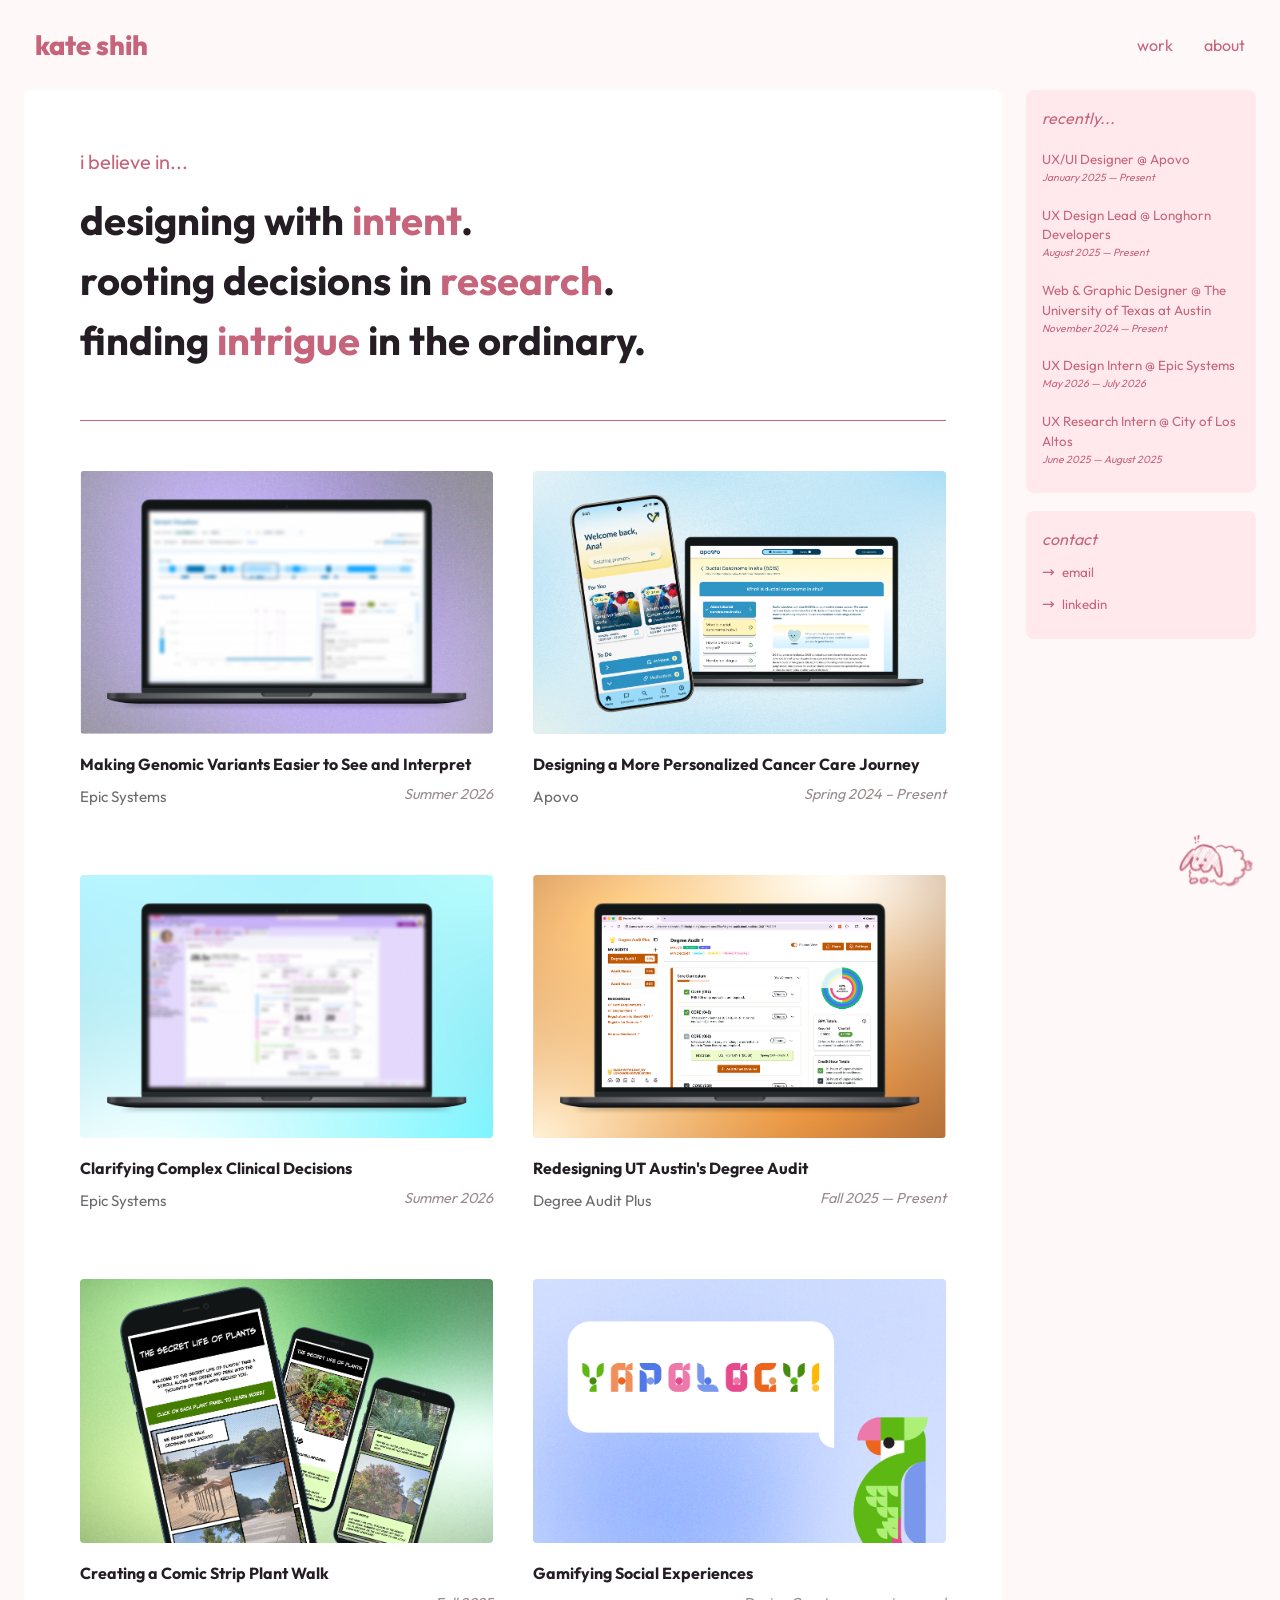
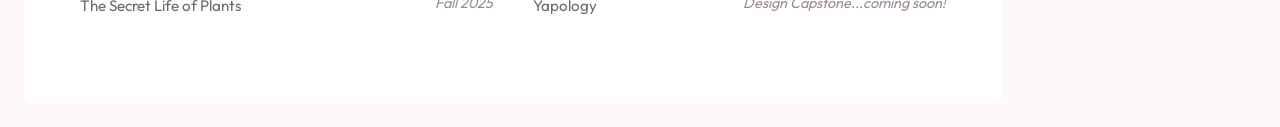
<file: index.html>
<!DOCTYPE html>
<html lang="en">
  <head>
    <meta charset="utf-8" />
    <meta name="viewport" content="width=device-width,initial-scale=1" />
    <title>kate shih</title>
    <link rel="preconnect" href="https://fonts.googleapis.com">
    <link rel="preconnect" href="https://fonts.gstatic.com" crossorigin>
    <link href="https://fonts.googleapis.com/css2?family=Outfit:wght@100..900&display=swap" rel="stylesheet">
    <link rel="stylesheet" href="style.css">
    <link rel="icon" href="favicon.png" type="image/png">
  </head>
  <body>

    <header class="site-header">
      <div class="header-inner">
        <a href="index.html" class="brand-link"><span class="brand">kate shih</span></a>

        <nav class="top-nav">
          <a href="#work">work</a>
          <a href="about.html">about</a>
          <!-- <a href="#resume">resume</a> -->
        </nav>
        
      </div>
    </header>

    <div class="main-grid">
      <main class="content">
        <div class="content-inner">
          <header class="intro-header">
            <p class="intro-desc">i believe in...</p>
            <h1 class="intro-title">designing with <span class="accent">intent</span>.</h1>
            <h1 class="intro-title">rooting decisions in <span class="accent">research</span>.</h1>
            <h1 class="intro-title">finding <span class="accent">intrigue</span> in the ordinary.</h1>
          </header>

          <div class="work-header">
            <div class="rule"></div>
          </div>

          <section class="projects-section" id="work">
            
            <div class="projects-grid">

            <article class="project-card">
              <a href="variant-visualizer.html" class="project-link">
                <div class="project-image">
                  <img src="variant/genomics-thumbnail.png" alt="variant visualizer">
                </div>
                <div class="project-body">
                  <div class="project-title">Making Genomic Variants Easier to See and Interpret</div>
                  <div class="project-sub">Epic Systems</div>
                  <div class="project-date">Summer 2026</div>
                </div>
              </a>
            </article>

            <article class="project-card">
            <a href="apovo.html" class="project-link">
              <div class="project-image">
                <img src="apovo/apovo-thumbnail.png" alt="apovo">
              </div>
              <div class="project-body">
                <div class="project-title">Designing a More Personalized Cancer Care Journey</div>
                <div class="project-sub">Apovo</div>
                <div class="project-date">Spring 2024 – Present</div>
              </div>
              </a>
            </article>


            <article class="project-card">
              <a href="best-care-choices.html" class="project-link">
                <div class="project-image">
                  <img src="bcc/bcc-thumbnail.png" alt="best care choices">
                </div>
                <div class="project-body">
                  <div class="project-title">Clarifying Complex Clinical Decisions</div>
                  <div class="project-sub">Epic Systems</div>
                  <div class="project-date">Summer 2026</div>
                </div>
              </a>
            </article>

            <article class="project-card">
              <a href="degree-audit-plus.html" class="project-link">
                <div class="project-image">
                  <img src="dap/dap-thumbnail.png" alt="degree audit plus">
                </div>
                <div class="project-body">
                  <div class="project-title">Redesigning UT Austin's Degree Audit</div>
                  <div class="project-sub">Degree Audit Plus</div>
                  <div class="project-date">Fall 2025 — Present</div>
                </div>
              </a>
            </article>

            <article class="project-card">
            <a href="secret-life-of-plants.html" class="project-link">
              <div class="project-image">
                <img src="plants/plants-hero.png" alt="the secret life of plants">
              </div>
              <div class="project-body">
                <div class="project-title">Creating a Comic Strip Plant Walk</div>
                <div class="project-sub">The Secret Life of Plants</div>
                <div class="project-date">Fall 2025</div>
              </div>
              </a>
            </article>
            
            <article class="project-card">
              <div class="project-image">
                <img src="yapology/yapology-thumbnail.png" alt="Yapology">
              </div>
              <div class="project-body">
                <div class="project-title">Gamifying Social Experiences</div>
                <div class="project-sub">Yapology</div>
                <div class="project-date">Design Capstone...coming soon!</div>
              </div>
            </article>

            <!--<article class="project-card">
            <a href="hack-tx.html" class="project-link">
              <div class="project-image">
                <img src="hacktx/hacktx-thumbnail.png" alt="project screenshot">
              </div>
              <div class="project-body">
                <div class="project-title">Setting the Mood for UT Austin's Largest Hackathon</div>
                <div class="project-sub">HackTX 2025</div>
                <div class="project-date">Summer – Fall 2025</div>
              </div>
              </a>
            </article>-->

          </div>
          </section>
      </main>

      
      <aside class="sidebar">
        <div class="sidebar-inner">

          <div class="panel exp-panel">
            <h4>recently...</h4>
            <div class="exp-item">
              UX/UI Designer @ Apovo
              <div class="exp-date"><em>January 2025 — Present</em></div>
            </div>
            <div class="exp-item">
              UX Design Lead @ Longhorn Developers
              <div class="exp-date"><em>August 2025 — Present</em></div>
            </div>
            <div class="exp-item">
              Web & Graphic Designer @ The University of Texas at Austin
              <div class="exp-date"><em>November 2024 — Present</em></div>
            </div>
            <div class="exp-item">
              UX Design Intern @ Epic Systems
              <div class="exp-date"><em>May 2026 — July 2026</em></div>
            </div>
            <div class="exp-item">
              UX Research Intern @ City of Los Altos
              <div class="exp-date"><em>June 2025 — August 2025</em></div>
            </div>
          </div>

          <div class="panel nav-panel contact-panel">
            <h4>contact</h4>
            <ul>
              <li><a href="mailto:kateshih@utexas.edu">email</a></li>
              <li><a href="https://linkedin.com/in/kateshih" target="_blank">linkedin</a></li>
            </ul>
          </div>

          <a href="playground.html" class="sidebar-sheep" aria-label="playground"><img src="tumbleweed%20easter%20egg.png" alt="tumbleweed"></a>
        </div>
      </aside>
    </div>
  </body>
</html>
</file>
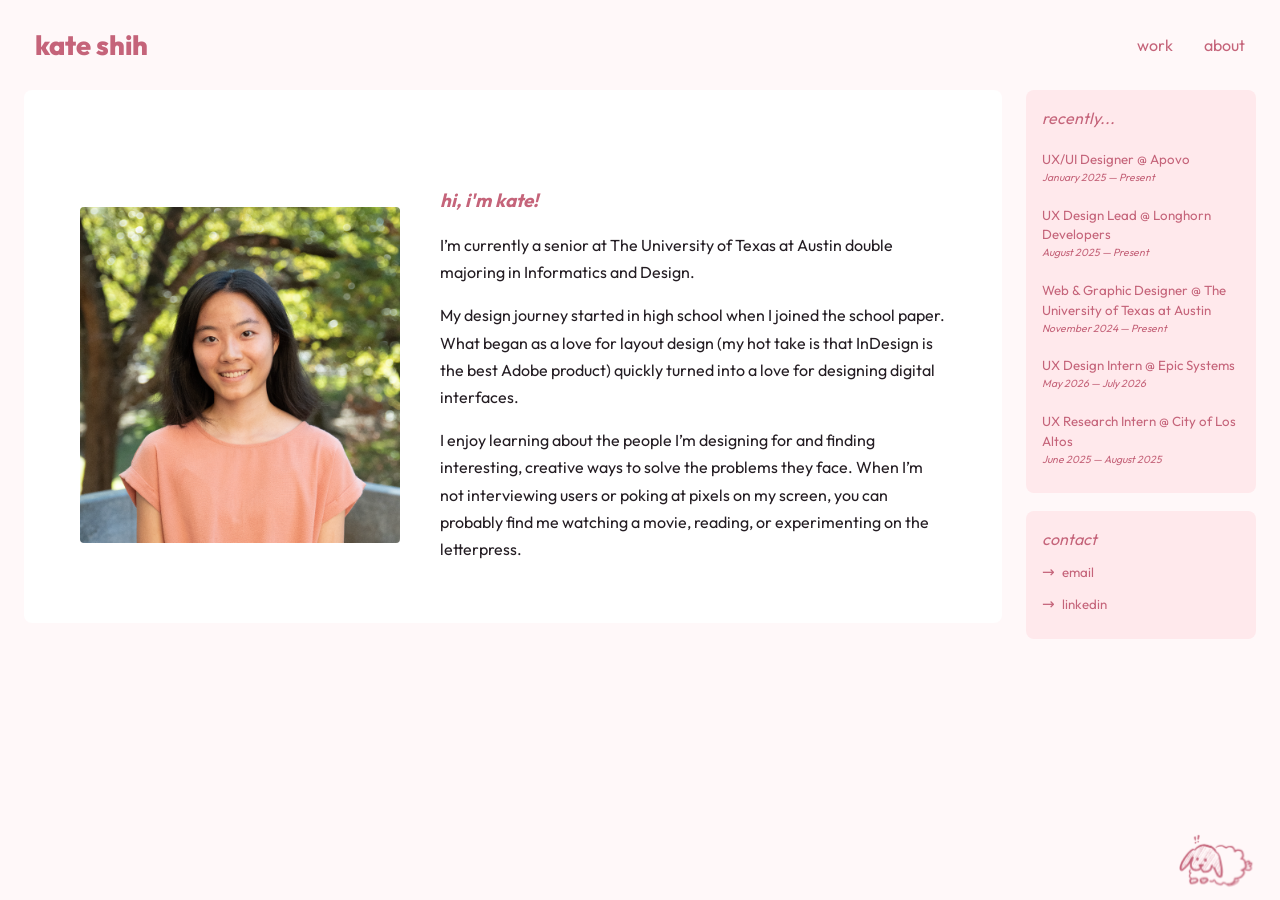
<file: about.html>
<!DOCTYPE html>
<html lang="en">
  <head>
    <meta charset="utf-8" />
    <meta name="viewport" content="width=device-width,initial-scale=1" />
    <title>about — kate shih</title>
    <link rel="preconnect" href="https://fonts.googleapis.com">
    <link rel="preconnect" href="https://fonts.gstatic.com" crossorigin>
    <link href="https://fonts.googleapis.com/css2?family=Outfit:wght@100..900&display=swap" rel="stylesheet">
    <link rel="stylesheet" href="style.css">
    <link rel="icon" href="favicon.png" type="image/png">
  </head>
  <body>

    <header class="site-header">
      <div class="header-inner">
        <a href="index.html" class="brand-link"><span class="brand">kate shih</span></a>
        <nav class="top-nav">
          <a href="index.html#work">work</a>
          <a href="about.html">about</a>
          <!-- <a href="index.html#resume">resume</a> -->
        </nav>
      </div>
    </header>

    <div class="main-grid">
      <main class="content">
        <div class="content-inner">

          <section class="about-section">
            <div class="about-content">
              <img src="katie square.png" alt="kate shih" class="about-photo">
              <div class="about-text">
                <h3>hi, i'm kate!</h3>
                <p>I’m currently a senior at The University of Texas at Austin double majoring in Informatics and Design.</p>
                <p>My design journey started in high school when I joined the school paper. What began as a love for layout design (my hot take is that InDesign is the best Adobe product) quickly turned into a love for designing digital interfaces.</p>
                <p>I enjoy learning about the people I’m designing for and finding interesting, creative ways to solve the problems they face. When I’m not interviewing users or poking at pixels on my screen, you can probably find me watching a movie, reading, or experimenting on the letterpress.</p>
              </div>
            </div>
          </section>

        </div>
      </main>

      <aside class="sidebar">
        <div class="sidebar-inner">
          <div class="panel exp-panel">
            <h4>recently...</h4>
            <div class="exp-item">
              UX/UI Designer @ Apovo
              <div class="exp-date"><em>January 2025 — Present</em></div>
            </div>
            <div class="exp-item">
              UX Design Lead @ Longhorn Developers
              <div class="exp-date"><em>August 2025 — Present</em></div>
            </div>
            <div class="exp-item">
              Web & Graphic Designer @ The University of Texas at Austin
              <div class="exp-date"><em>November 2024 — Present</em></div>
            </div>
            <div class="exp-item">
              UX Design Intern @ Epic Systems
              <div class="exp-date"><em>May 2026 — July 2026</em></div>
            </div>
            <div class="exp-item">
              UX Research Intern @ City of Los Altos
              <div class="exp-date"><em>June 2025 — August 2025</em></div>
            </div>
          </div>

          <div class="panel nav-panel contact-panel">
            <h4>contact</h4>
            <ul>
              <li><a href="mailto:kateshih@utexas.edu">email</a></li>
              <li><a href="https://linkedin.com/in/kateshih" target="_blank">linkedin</a></li>
            </ul>
          </div>

          <a href="playground.html" class="sidebar-sheep" aria-label="playground"><img src="tumbleweed%20easter%20egg.png" alt="tumbleweed"></a>
        </div>
      </aside>
    </div>
  </body>
</html>
</file>
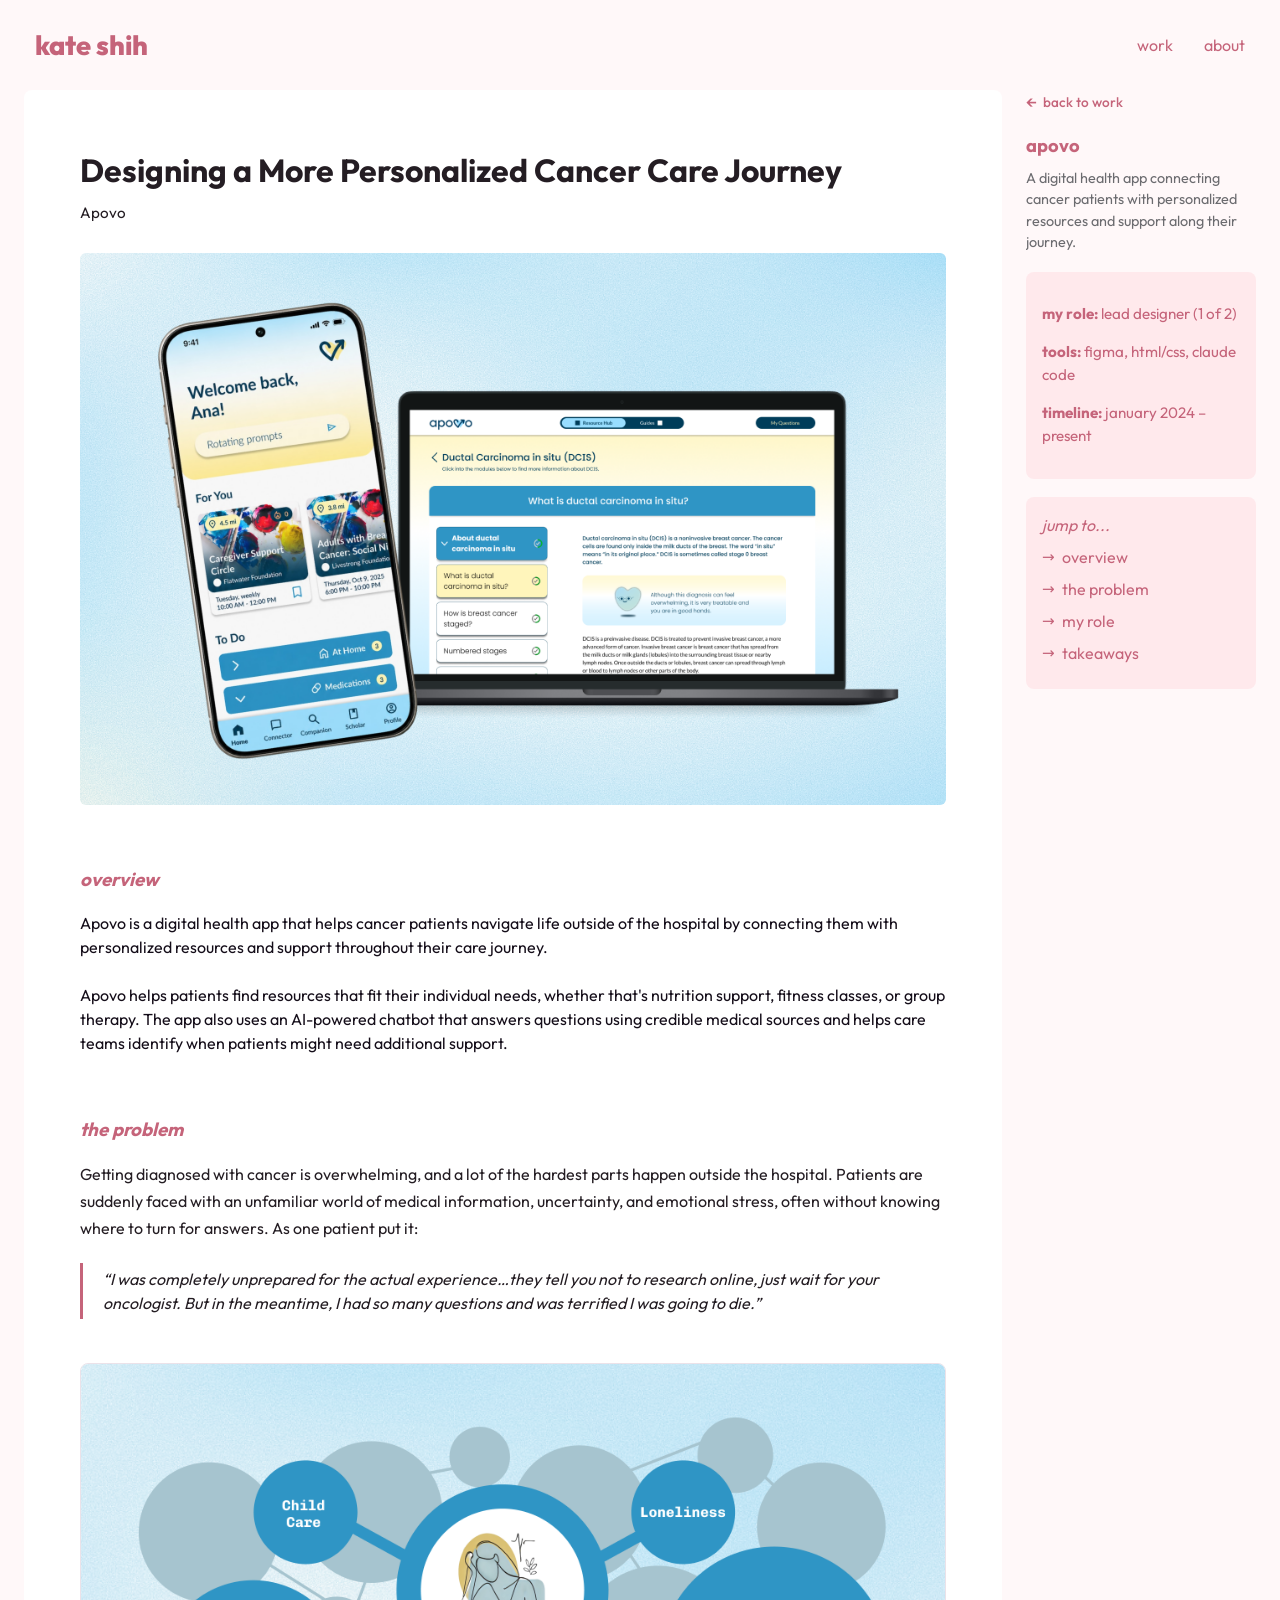
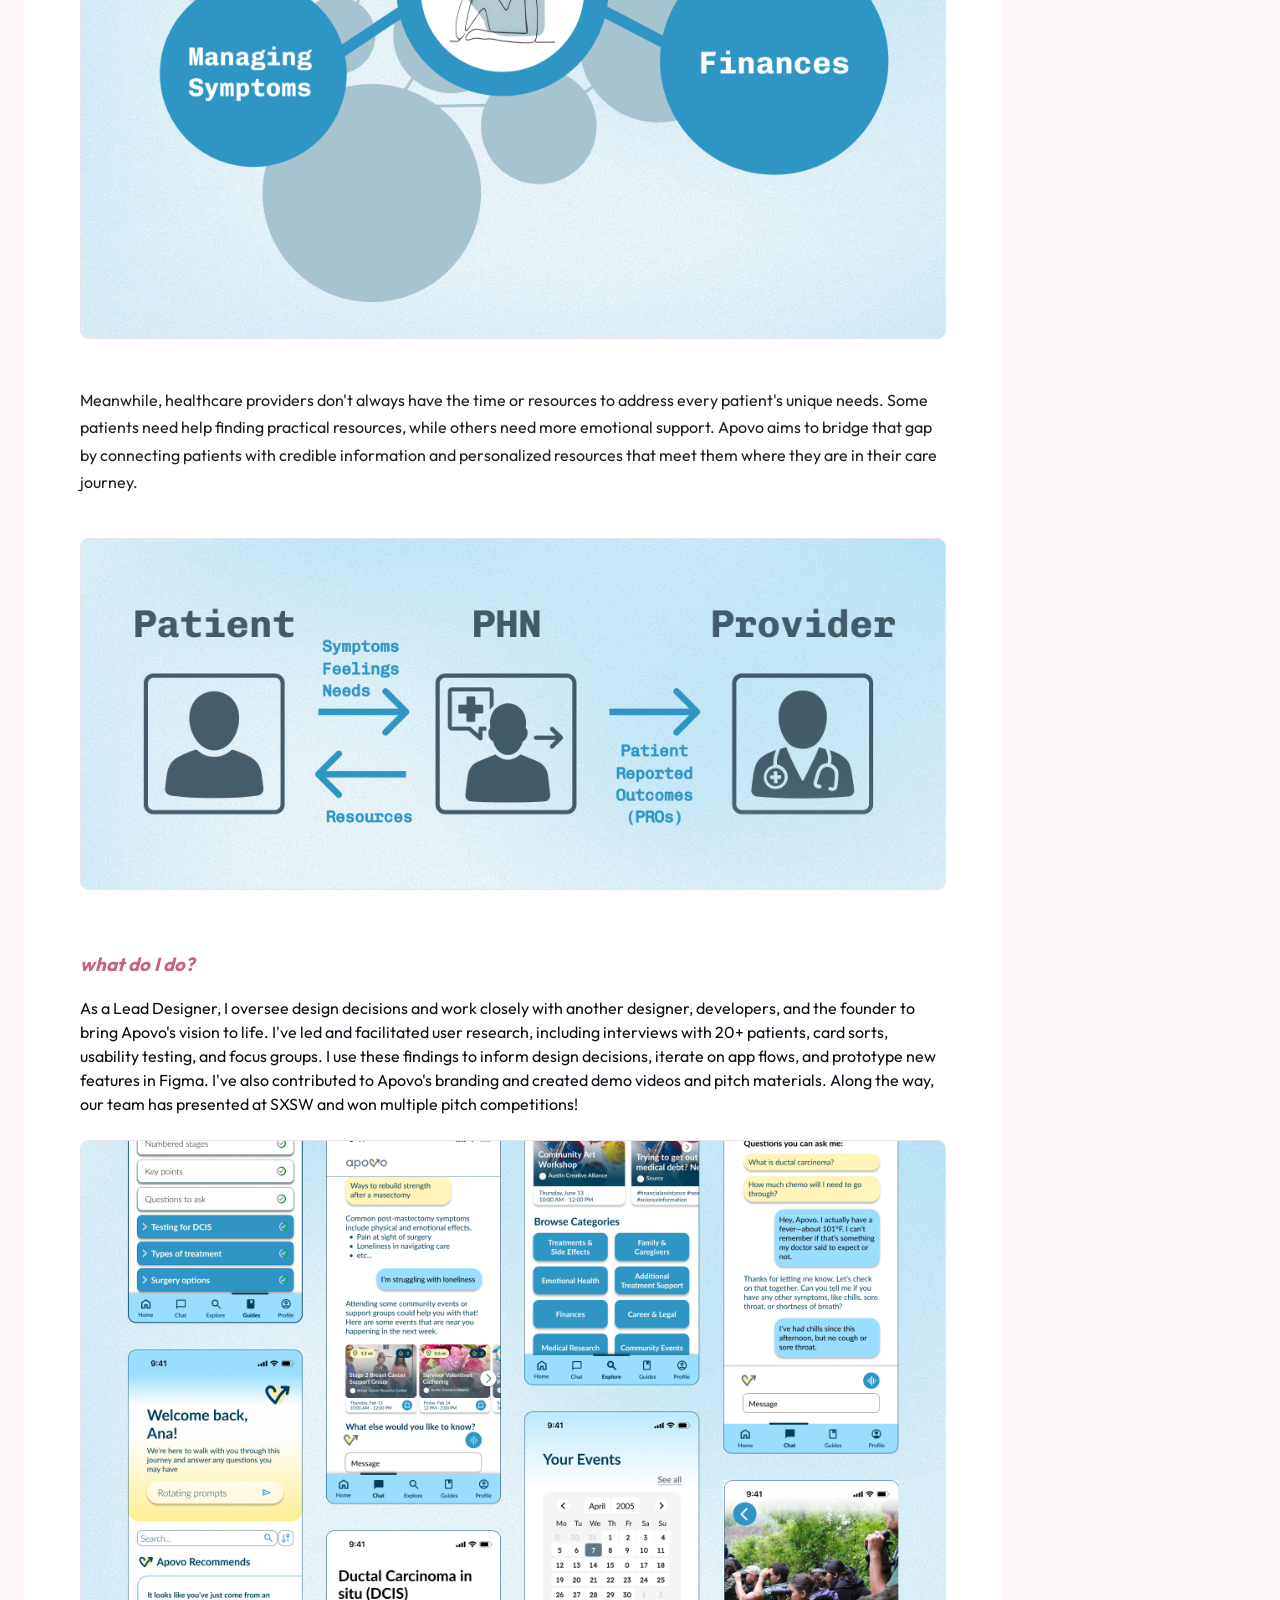
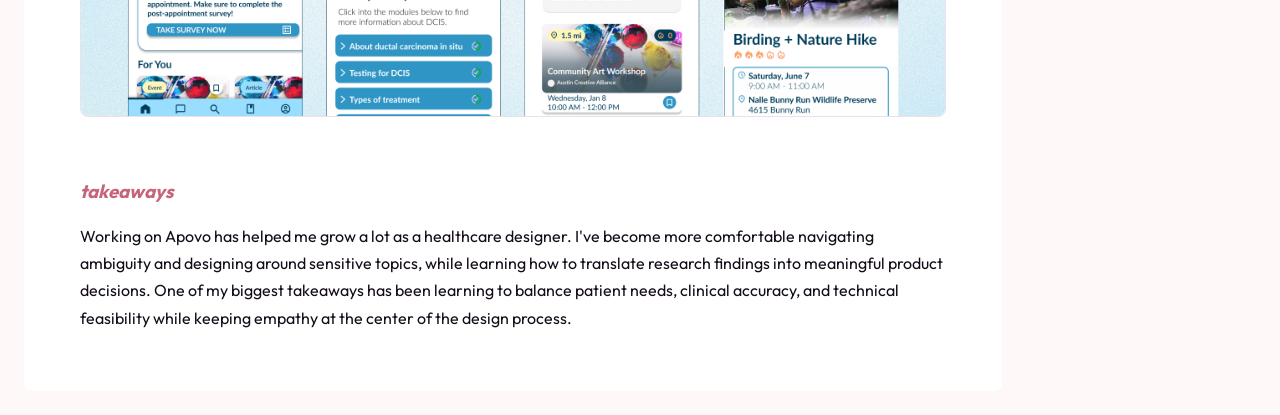
<file: apovo.html>
<!doctype html>
<html lang="en">
  <head>
    <meta charset="utf-8" />
    <meta name="viewport" content="width=device-width,initial-scale=1" />
    <title>Apovo</title>
    <link rel="stylesheet" href="style.css">
    <link rel="icon" href="favicon.png" type="image/png">
  </head>
  <body>

    <header class="site-header">
      <div class="header-inner">
        <a href="index.html" class="brand-link"><span class="brand">kate shih</span></a>
        <nav class="top-nav">
          <a href="index.html#work">work</a>
          <a href="about.html">about</a>
        </nav>
      </div>
    </header>

    <div class="main-grid">
      <main class="content">
        <div class="content-inner">

          <header class="case-header">
            <h1 class="case-title">Designing a More Personalized Cancer Care Journey</h1>
            <div class="case-meta">
              <div>Apovo</div>
            </div>
          </header>

          <section class="case-hero reveal">
            <img src="apovo/apovo-thumbnail.png" alt="Apovo preview" class="case-hero-img" />
          </section>

          <section id="overview" class="case-overview reveal">
            <h3>overview</h3>
            <p>Apovo is a digital health app that helps cancer patients navigate life outside of the hospital by connecting them with personalized resources and support throughout their care journey.</p>
            <br>
            <p>Apovo helps patients find resources that fit their individual needs, whether that's nutrition support, fitness classes, or group therapy. The app also uses an AI-powered chatbot that answers questions using credible medical sources and helps care teams identify when patients might need additional support.</p>
          </section>

          <section id="problem" class="case-problem reveal">
            <h3>the problem</h3>
            <p class="problem-text">Getting diagnosed with cancer is overwhelming, and a lot of the hardest parts happen outside the hospital. Patients are suddenly faced with an unfamiliar world of medical information, uncertainty, and emotional stress, often without knowing where to turn for answers. As one patient put it:</p>
            <blockquote class="case-quote">“I was completely unprepared for the actual experience…they tell you not to research online, just wait for your oncologist. But in the meantime, I had so many questions and was terrified I was going to die.”</blockquote>
            <br>
            <img src="apovo/apovo-problem.png" alt="Overwhelmed patient" class="case-image" />
            <br>
            <br>
            <p class="problem-text">Meanwhile, healthcare providers don't always have the time or resources to address every patient's unique needs. Some patients need help finding practical resources, while others need more emotional support. Apovo aims to bridge that gap by connecting patients with credible information and personalized resources that meet them where they are in their care journey.</p>
            <br>
            <img src="apovo/apovo-problem2.png" alt="Overwhelmed patient" class="case-image" />
          </section>

          <section id="role" class="case-overview reveal">
            <h3>what do I do?</h3>
            <p>As a Lead Designer, I oversee design decisions and work closely with another designer, developers, and the founder to bring Apovo's vision to life. I've led and facilitated user research, including interviews with 20+ patients, card sorts, usability testing, and focus groups. I use these findings to inform design decisions, iterate on app flows, and prototype new features in Figma. I've also contributed to Apovo's branding and created demo videos and pitch materials. Along the way, our team has presented at SXSW and won multiple pitch competitions!</p>
            <br>
            <img src="apovo/apovo-screens.png" alt="Overwhelmed patient" class="case-image" />
          </section>

          <section id="takeaways" class="case-closing reveal">
            <h3>takeaways</h3>
            <p>Working on Apovo has helped me grow a lot as a healthcare designer. I've become more comfortable navigating ambiguity and designing around sensitive topics, while learning how to translate research findings into meaningful product decisions. One of my biggest takeaways has been learning to balance patient needs, clinical accuracy, and technical feasibility while keeping empathy at the center of the design process.</p>
          </section>

          <script>
            document.addEventListener('DOMContentLoaded', function () {
              const observer = new IntersectionObserver((entries) => {
                entries.forEach(entry => {
                  if (entry.isIntersecting) {
                    entry.target.classList.add('visible');
                    observer.unobserve(entry.target);
                  }
                });
              }, { threshold: 0.12 });
              document.querySelectorAll('.reveal').forEach(el => observer.observe(el));

              const navLinks = document.querySelectorAll('.nav-panel a[href^="#"]');
              const offset = 28;
              navLinks.forEach(link => {
                link.addEventListener('click', (e) => {
                  e.preventDefault();
                  const target = document.querySelector(link.getAttribute('href'));
                  if (!target) return;
                  navLinks.forEach(l => l.classList.remove('active'));
                  link.classList.add('active');
                  const top = window.scrollY + target.getBoundingClientRect().top - offset - 8;
                  window.scrollTo({ top, behavior: 'smooth' });
                });
              });

              const sections = Array.from(document.querySelectorAll('section[id]'));
              let scrollspyTimeout;
              function onScroll() {
                const pos = window.scrollY + window.innerHeight / 3;
                let current = sections.slice().reverse().find(s => s.offsetTop <= pos);
                navLinks.forEach(l => l.classList.remove('active'));
                if (current) {
                  const active = document.querySelector('.nav-panel a[href="#' + current.id + '"]');
                  if (active) active.classList.add('active');
                }
              }
              window.addEventListener('scroll', () => {
                clearTimeout(scrollspyTimeout);
                scrollspyTimeout = setTimeout(onScroll, 100);
              }, { passive: true });
              onScroll();
            });
          </script>

        </div>
      </main>

      <aside class="sidebar">
        <div class="sidebar-inner">
          <a href="index.html" class="case-backlink">back to work</a>

          <div class="sidebar-project">
            <h2 class="side-project">Apovo</h2>
            <p class="side-desc">A digital health app connecting cancer patients with personalized resources and support along their journey.</p>
          </div>

          <div class="panel exp-panel">
            <p class="exp-credits"><strong>my role:</strong> Lead Designer (1 of 2)</p>
            <p class="exp-credits"><strong>tools:</strong> Figma, HTML/CSS, Claude Code</p>
            <p class="exp-credits"><strong>timeline:</strong> January 2024 – Present</p>
          </div>

          <div class="panel nav-panel">
            <h4>jump to...</h4>
            <ul>
              <li><a href="#overview">overview</a></li>
              <li><a href="#problem">the problem</a></li>
              <li><a href="#role">my role</a></li>
              <li><a href="#takeaways">takeaways</a></li>
            </ul>
          </div>
        </div>
      </aside>
    </div>

  </body>
</html>
</file>
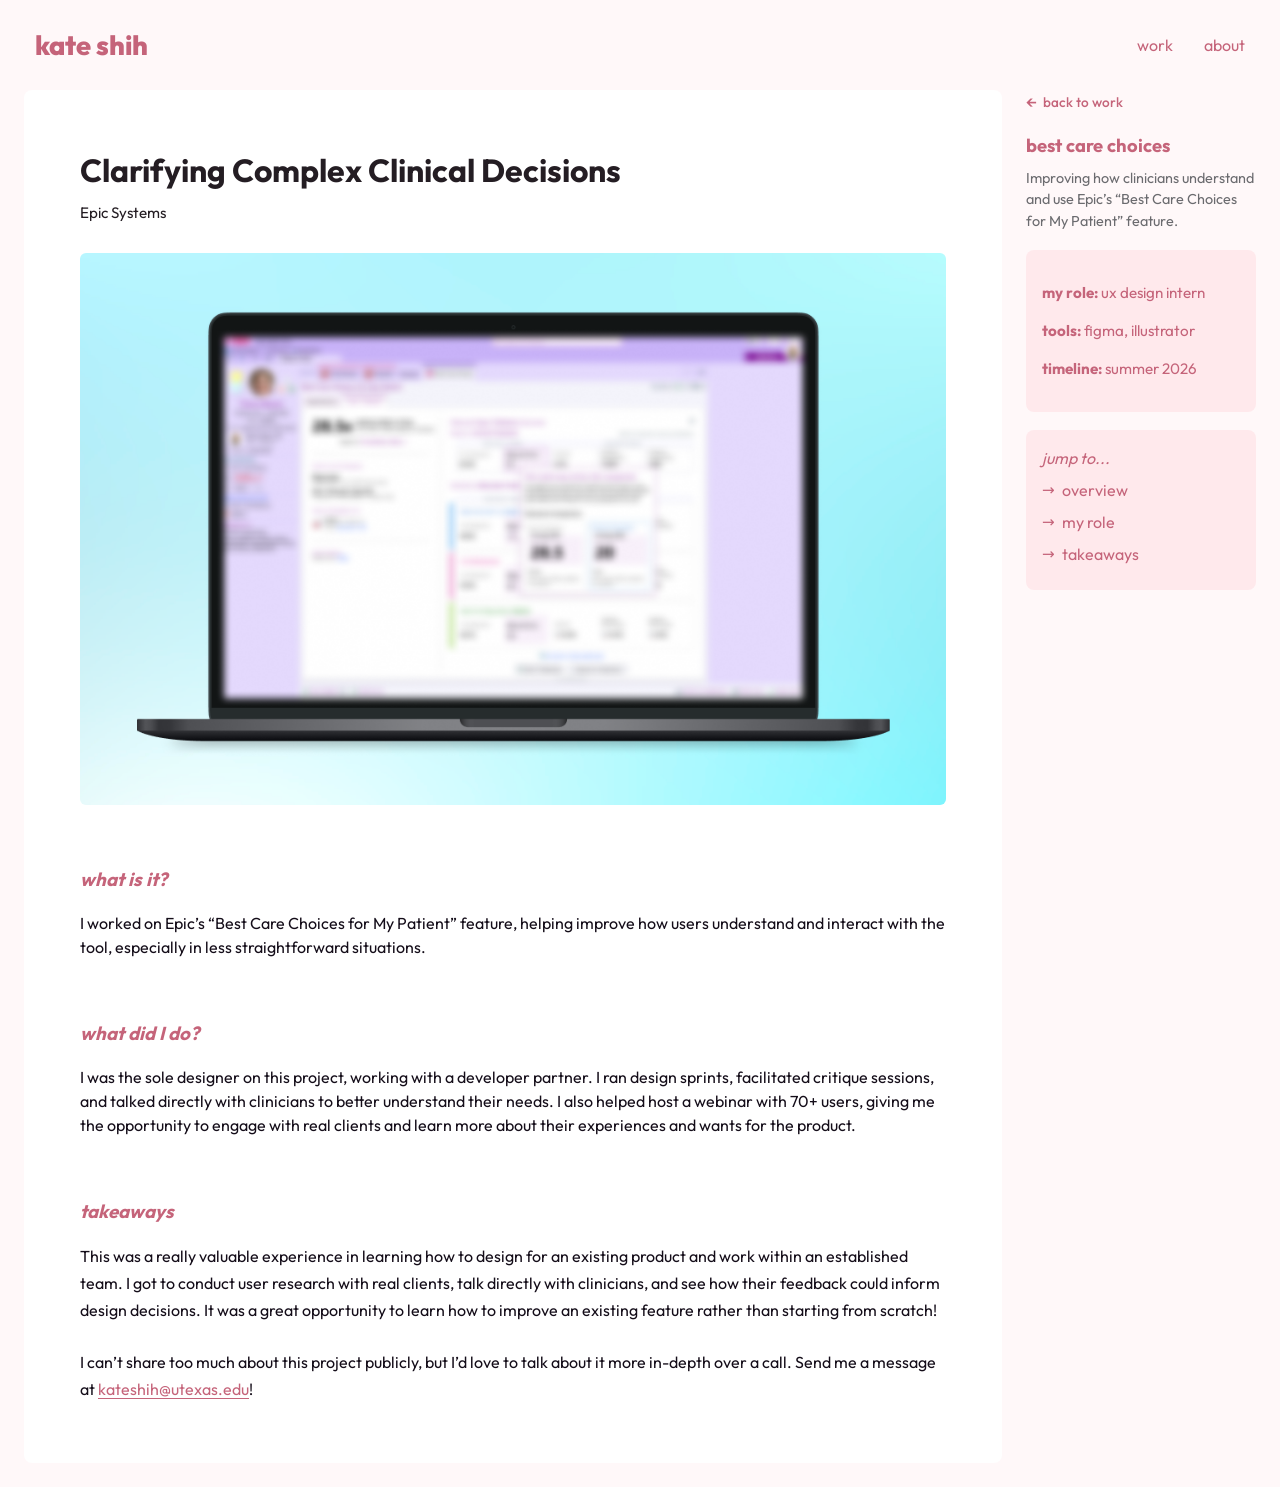
<file: best-care-choices.html>
<!doctype html>
<html lang="en">
  <head>
    <meta charset="utf-8" />
    <meta name="viewport" content="width=device-width,initial-scale=1" />
    <title>Best Care Choices</title>
    <link rel="stylesheet" href="style.css">
    <link rel="icon" href="favicon.png" type="image/png">
  </head>
  <body>

    <header class="site-header">
      <div class="header-inner">
        <a href="index.html" class="brand-link"><span class="brand">kate shih</span></a>
        <nav class="top-nav">
          <a href="index.html#work">work</a>
          <a href="about.html">about</a>
        </nav>
      </div>
    </header>

    <div class="main-grid">
      <main class="content">
        <div class="content-inner">

          <header class="case-header">
            <h1 class="case-title">Clarifying Complex Clinical Decisions</h1>
            <div class="case-meta">
              <div>Epic Systems</div>
            </div>
          </header>

          <section class="case-hero reveal">
            <img src="bcc/bcc-thumbnail.png" alt="Best Care Choices preview" class="case-hero-img" />
          </section>

          <section id="overview" class="case-overview reveal">
            <h3>what is it?</h3>
            <p>I worked on Epic’s “Best Care Choices for My Patient” feature, helping improve how users understand and interact with the tool, especially in less straightforward situations.</p>
          </section>

          <section id="role" class="case-overview reveal">
            <h3>what did I do?</h3>
            <p>I was the sole designer on this project, working with a developer partner. I ran design sprints, facilitated critique sessions, and talked directly with clinicians to better understand their needs. I also helped host a webinar with 70+ users, giving me the opportunity to engage with real clients and learn more about their experiences and wants for the product.</p>
          </section>

          <section id="takeaways" class="case-closing reveal">
            <h3>takeaways</h3>
            <p>This was a really valuable experience in learning how to design for an existing product and work within an established team. I got to conduct user research with real clients, talk directly with clinicians, and see how their feedback could inform design decisions. It was a great opportunity to learn how to improve an existing feature rather than starting from scratch!</p>
            <br>
            <p>I can’t share too much about this project publicly, but I’d love to talk about it more in-depth over a call. Send me a message at <a href="mailto:kateshih@utexas.edu">kateshih@utexas.edu</a>!</p>
          </section>

          <script>
            document.addEventListener('DOMContentLoaded', function () {
              const observer = new IntersectionObserver((entries) => {
                entries.forEach(entry => {
                  if (entry.isIntersecting) {
                    entry.target.classList.add('visible');
                    observer.unobserve(entry.target);
                  }
                });
              }, { threshold: 0.12 });
              document.querySelectorAll('.reveal').forEach(el => observer.observe(el));

              const navLinks = document.querySelectorAll('.nav-panel a[href^="#"]');
              const offset = 28;
              navLinks.forEach(link => {
                link.addEventListener('click', (e) => {
                  e.preventDefault();
                  const target = document.querySelector(link.getAttribute('href'));
                  if (!target) return;
                  navLinks.forEach(l => l.classList.remove('active'));
                  link.classList.add('active');
                  const top = window.scrollY + target.getBoundingClientRect().top - offset - 8;
                  window.scrollTo({ top, behavior: 'smooth' });
                });
              });

              const sections = Array.from(document.querySelectorAll('section[id]'));
              let scrollspyTimeout;
              function onScroll() {
                const pos = window.scrollY + window.innerHeight / 3;
                let current = sections.slice().reverse().find(s => s.offsetTop <= pos);
                navLinks.forEach(l => l.classList.remove('active'));
                if (current) {
                  const active = document.querySelector('.nav-panel a[href="#' + current.id + '"]');
                  if (active) active.classList.add('active');
                }
              }
              window.addEventListener('scroll', () => {
                clearTimeout(scrollspyTimeout);
                scrollspyTimeout = setTimeout(onScroll, 100);
              }, { passive: true });
              onScroll();
            });
          </script>

        </div>
      </main>

      <aside class="sidebar">
        <div class="sidebar-inner">
          <a href="index.html" class="case-backlink">back to work</a>

          <div class="sidebar-project">
            <h2 class="side-project">Best Care Choices</h2>
            <p class="side-desc">Improving how clinicians understand and use Epic’s “Best Care Choices for My Patient” feature.</p>
          </div>

          <div class="panel exp-panel">
            <p class="exp-credits"><strong>my role:</strong> UX Design Intern</p>
            <p class="exp-credits"><strong>tools:</strong> Figma, Illustrator</p>
            <p class="exp-credits"><strong>timeline:</strong> Summer 2026</p>
          </div>

          <div class="panel nav-panel">
            <h4>jump to...</h4>
            <ul>
              <li><a href="#overview">overview</a></li>
              <li><a href="#role">my role</a></li>
              <li><a href="#takeaways">takeaways</a></li>
            </ul>
          </div>
        </div>
      </aside>
    </div>

  </body>
</html>
</file>
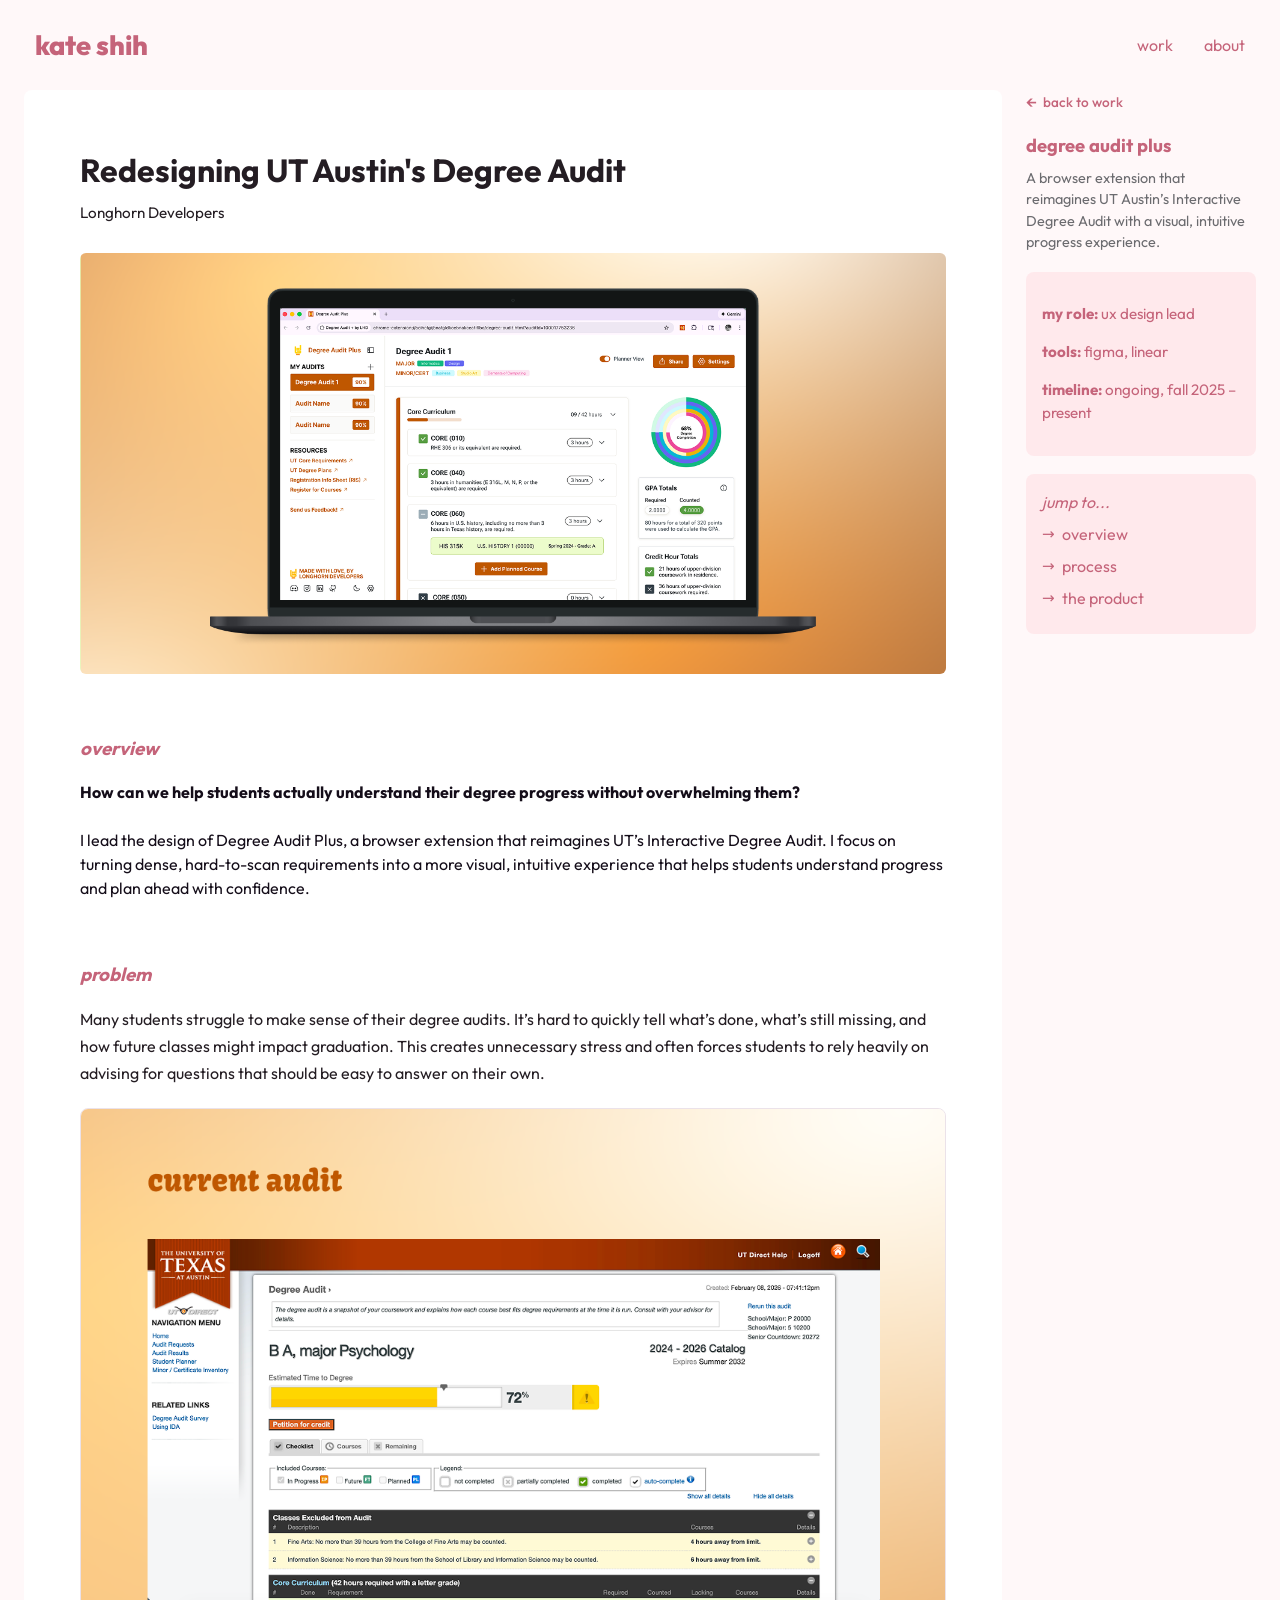
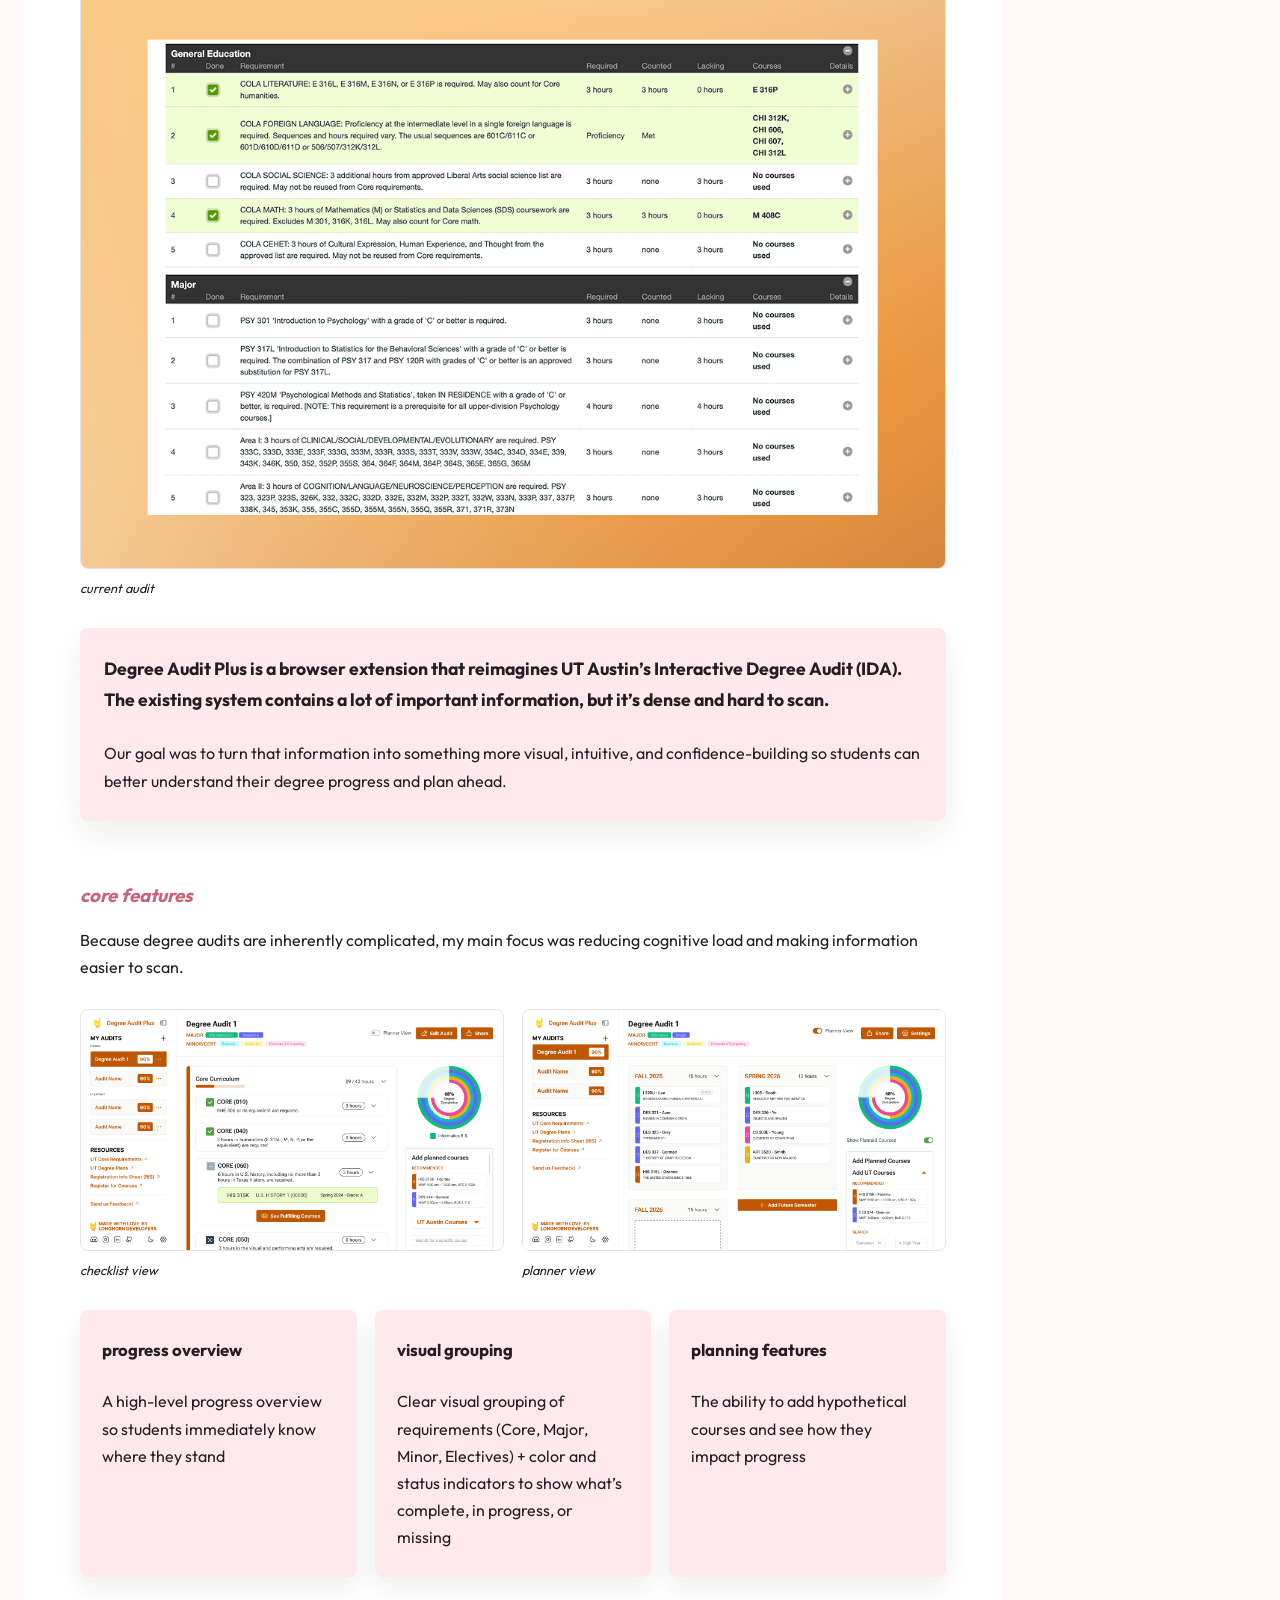
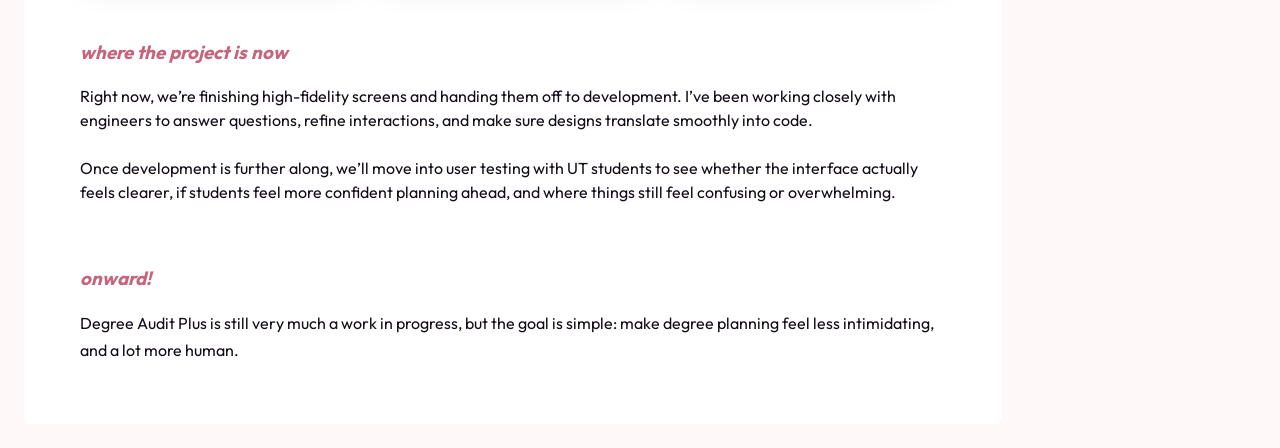
<file: degree-audit-plus.html>
<!doctype html>
<html lang="en">
  <head>
    <meta charset="utf-8" />
    <meta name="viewport" content="width=device-width,initial-scale=1" />
    <title>Degree Audit Plus</title>
    <link rel="stylesheet" href="style.css">
    <link rel="icon" href="favicon.png" type="image/png">
  </head>
  <body>

    <header class="site-header">
      <div class="header-inner">
        <a href="index.html" class="brand-link"><span class="brand">kate shih</span></a>
        <nav class="top-nav">
          <a href="index.html#work">work</a>
          <a href="about.html">about</a>
        </nav>
      </div>
    </header>

    <div class="main-grid">
      <main class="content">
        <div class="content-inner">

          <header class="case-header">
            <h1 class="case-title">Redesigning UT Austin's Degree Audit</h1>
            <div class="case-meta">
              <div>Longhorn Developers</div>
            </div>
          </header>

          <section class="case-hero reveal">
            <img src="dap/dap-hero.png" alt="project preview" class="case-hero-img" />
          </section>

           <section id="overview" class="case-overview reveal">
            <h3>overview</h3>
            <p><strong>How can we help students actually understand their degree progress without overwhelming them?</strong></p>
            <br>
            <p>I lead the design of Degree Audit Plus, a browser extension that reimagines UT’s Interactive Degree Audit. I focus on turning dense, hard-to-scan requirements into a more visual, intuitive experience that helps students understand progress and plan ahead with confidence.</p>
          </section>

          <section id="problem" class="case-problem reveal">
            <h3>problem</h3>
            <p class="problem-text">Many students struggle to make sense of their degree audits. It’s hard to quickly tell what’s done, what’s still missing, and how future classes might impact graduation. This creates unnecessary stress and often forces students to rely heavily on advising for questions that should be easy to answer on their own.</p>
            <figure class="image-figure">
              <img src="dap/dap-screens-1.png" alt="current degree audit interface showing dense requirements" class="case-image" />
              <figcaption class="case-caption">current audit</figcaption>
            </figure>
            <div class="problem-card">
              <p class="problem-title">Degree Audit Plus is a browser extension that reimagines UT Austin’s Interactive Degree Audit (IDA). The existing system contains a lot of important information, but it’s dense and hard to scan.</p>
              <br>
              <p>Our goal was to turn that information into something more visual, intuitive, and confidence-building so students can better understand their degree progress and plan ahead.</p>
            </div>
          </section>

          <section id="features" class="features reveal">
            <h3>core features</h3>
            <p class="points-text">Because degree audits are inherently complicated, my main focus was reducing cognitive load and making information easier to scan.</p>
            <div class="feature-images">
              <figure class="image-figure">
                <img src="dap/checklist-view.png" alt="checklist view showing degree progress by requirement" class="case-image" />
                <figcaption class="case-caption">checklist view</figcaption>
              </figure>
              <figure class="image-figure">
                <img src="dap/planner-view.png" alt="planner view for visualizing future semesters" class="case-image" />
                <figcaption class="case-caption">planner view</figcaption>
              </figure>
            </div>
            <div class="points-grid">
              <article class="point-card">
                <p class="point-title">progress overview</p>
                <br>
                <p>A high-level progress overview so students immediately know where they stand</p>
              </article>
              <article class="point-card">
                <p class="point-title">visual grouping</p>
                <br>
                <p>Clear visual grouping of requirements (Core, Major, Minor, Electives) + color and status indicators to show what’s complete, in progress, or missing</p>
              </article>
              <article class="point-card">
                <p class="point-title">planning features</p>
                <br>
                <p>The ability to add hypothetical courses and see how they impact progress</p>
              </article>
            </div>
          </section>

          <section id="current" class="case-overview reveal">
            <h3>where the project is now</h3>
            <p>Right now, we’re finishing high-fidelity screens and handing them off to development. I’ve been working closely with engineers to answer questions, refine interactions, and make sure designs translate smoothly into code.</p>
            <br>
            <p>Once development is further along, we’ll move into user testing with UT students to see whether the interface actually feels clearer, if students feel more confident planning ahead, and where things still feel confusing or overwhelming.</p>
          </section>

          <section class="case-closing reveal">
            <h3 id="onward">onward!</h3>
            <p>Degree Audit Plus is still very much a work in progress, but the goal is simple: make degree planning feel less intimidating, and a lot more human.</p>
          </section>

          <script>
            document.addEventListener('DOMContentLoaded', function () {
              // Reveal-on-scroll using IntersectionObserver
              const observer = new IntersectionObserver((entries) => {
                entries.forEach(entry => {
                  if (entry.isIntersecting) {
                    entry.target.classList.add('visible');
                    observer.unobserve(entry.target);
                  }
                });
              }, { threshold: 0.12 });
              document.querySelectorAll('.reveal').forEach(el => observer.observe(el));

              // Smooth scroll with offset for sidebar nav links
              const navLinks = document.querySelectorAll('.nav-panel a[href^="#"]');
              const offset = 28; // account for sidebar top spacing
              navLinks.forEach(link => {
                link.addEventListener('click', (e) => {
                  e.preventDefault();
                  const target = document.querySelector(link.getAttribute('href'));
                  if (!target) return;
                  // Immediately mark this link as active when clicked
                  navLinks.forEach(l => l.classList.remove('active'));
                  link.classList.add('active');
                  // Then scroll to it
                  const top = window.scrollY + target.getBoundingClientRect().top - offset - 8;
                  window.scrollTo({ top, behavior: 'smooth' });
                });
              });

              // Basic scrollspy to highlight active nav link
              const sections = Array.from(document.querySelectorAll('section[id]'));
              let scrollspyTimeout;
              function onScroll() {
                const pos = window.scrollY + window.innerHeight / 3;
                let current = sections.slice().reverse().find(s => s.offsetTop <= pos);
                navLinks.forEach(l => l.classList.remove('active'));
                if (current) {
                  const active = document.querySelector('.nav-panel a[href="#' + current.id + '"]');
                  if (active) active.classList.add('active');
                }
              }
              window.addEventListener('scroll', () => {
                clearTimeout(scrollspyTimeout);
                scrollspyTimeout = setTimeout(onScroll, 100);
              }, { passive: true });
              onScroll();
            });
          </script>

        </div>
      </main>

      <aside class="sidebar">
        <div class="sidebar-inner">
          <a href="index.html" class="case-backlink">back to work</a>

          <div class="sidebar-project">
            <h2 class="side-project">Degree Audit Plus</h2>
            <p class="side-desc">A browser extension that reimagines UT Austin’s Interactive Degree Audit with a visual, intuitive progress experience.</p>
          </div>

          <div class="panel exp-panel">
            <p class="exp-credits"><strong>my role:</strong> UX Design Lead</p>
            <p class="exp-credits"><strong>tools:</strong> Figma, Linear</p>
            <p class="exp-credits"><strong>timeline:</strong> Ongoing, Fall 2025 – Present</p>
          </div>

          <div class="panel nav-panel">
            <h4>jump to...</h4>
            <ul>
              <li><a href="#overview">overview</a></li>
              <li><a href="#problem">process</a></li>
              <li><a href="#features">the product</a></li>
            </ul>
          </div>
        </div>
      </aside>
    </div>

  </body>
</html>
</file>
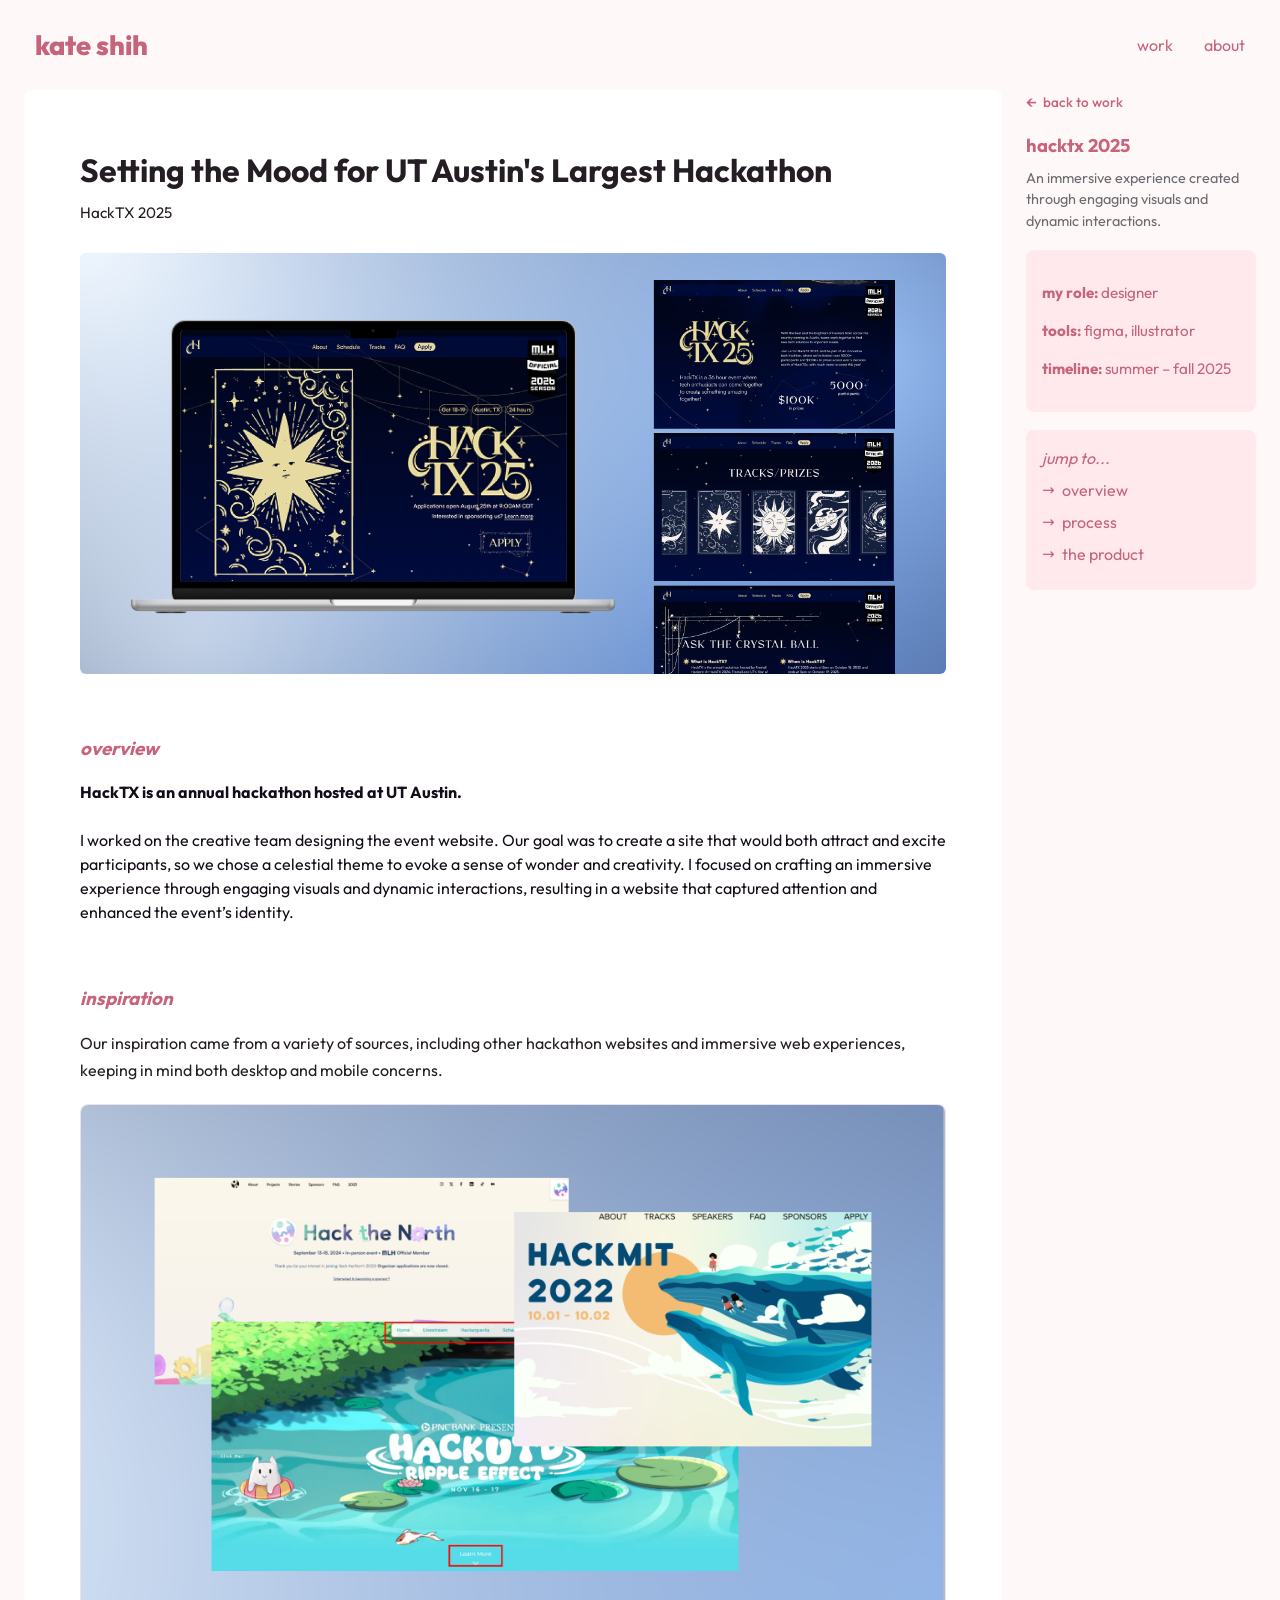
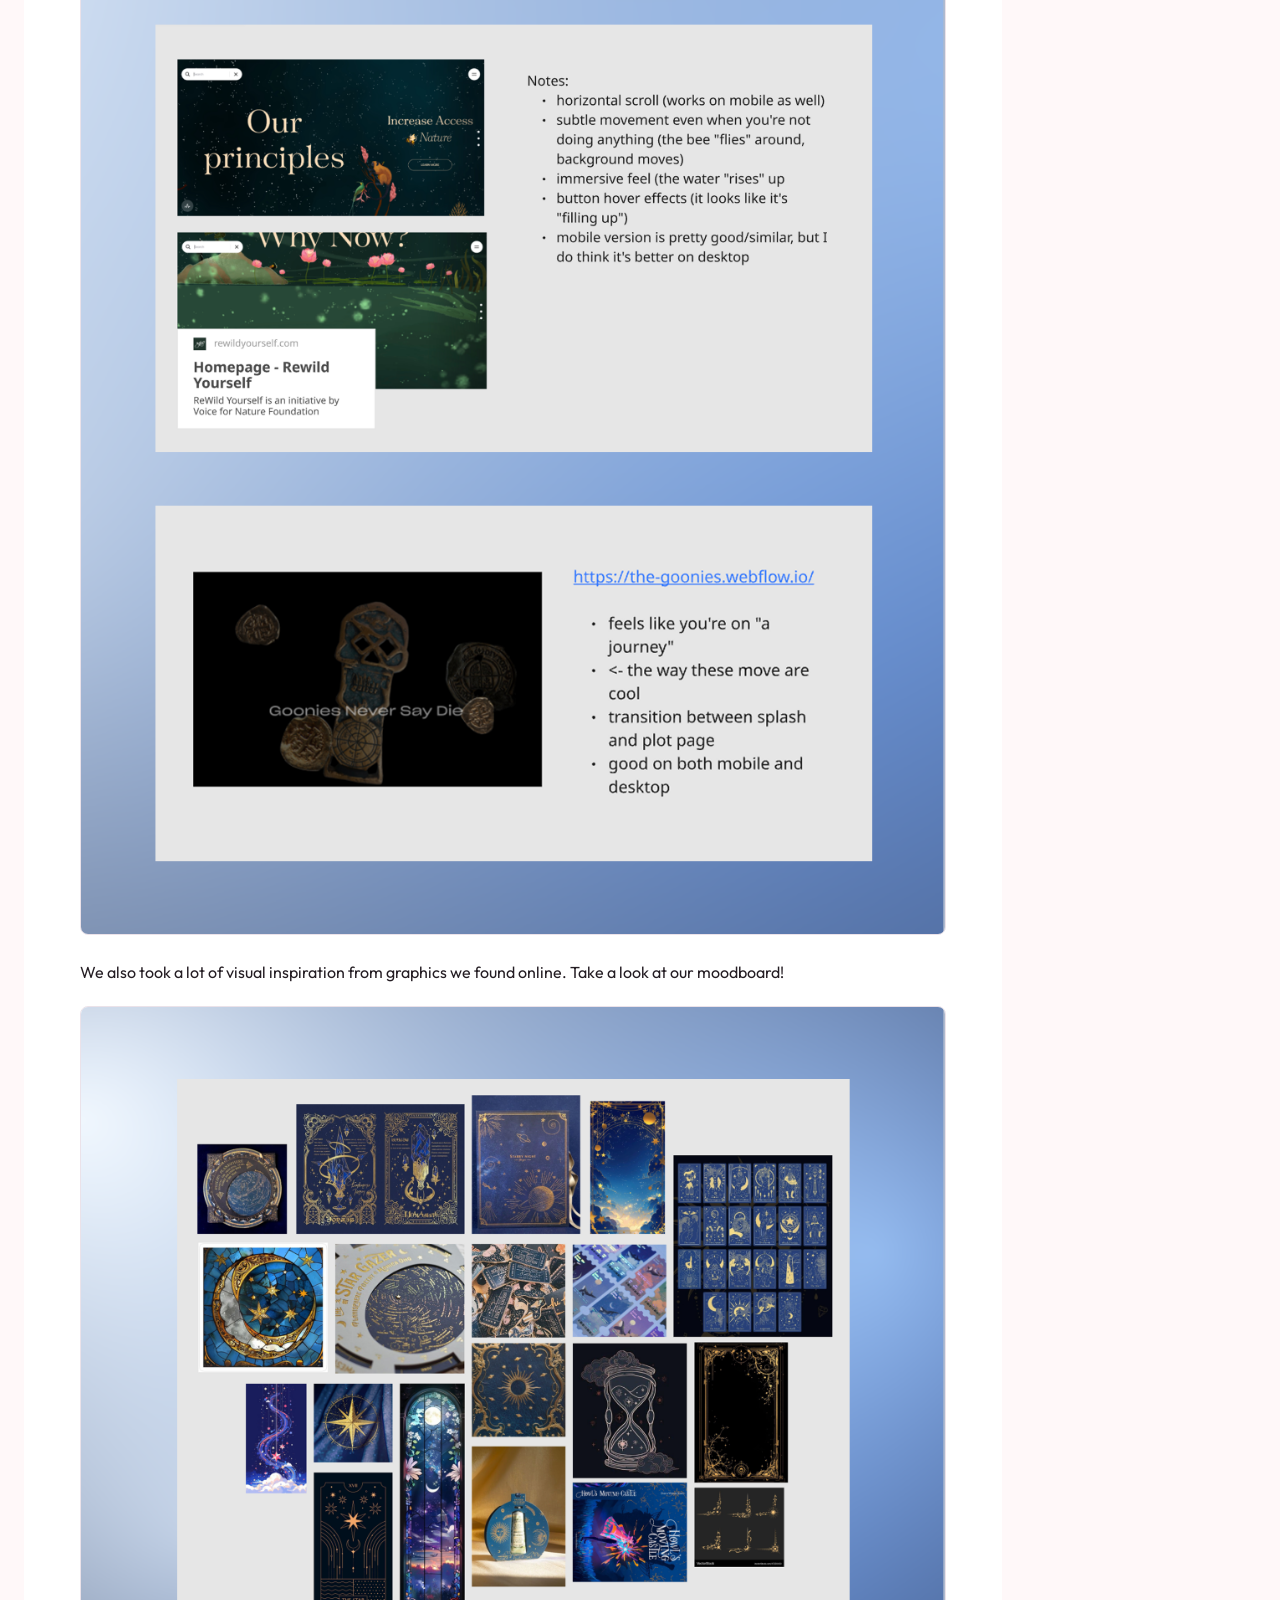
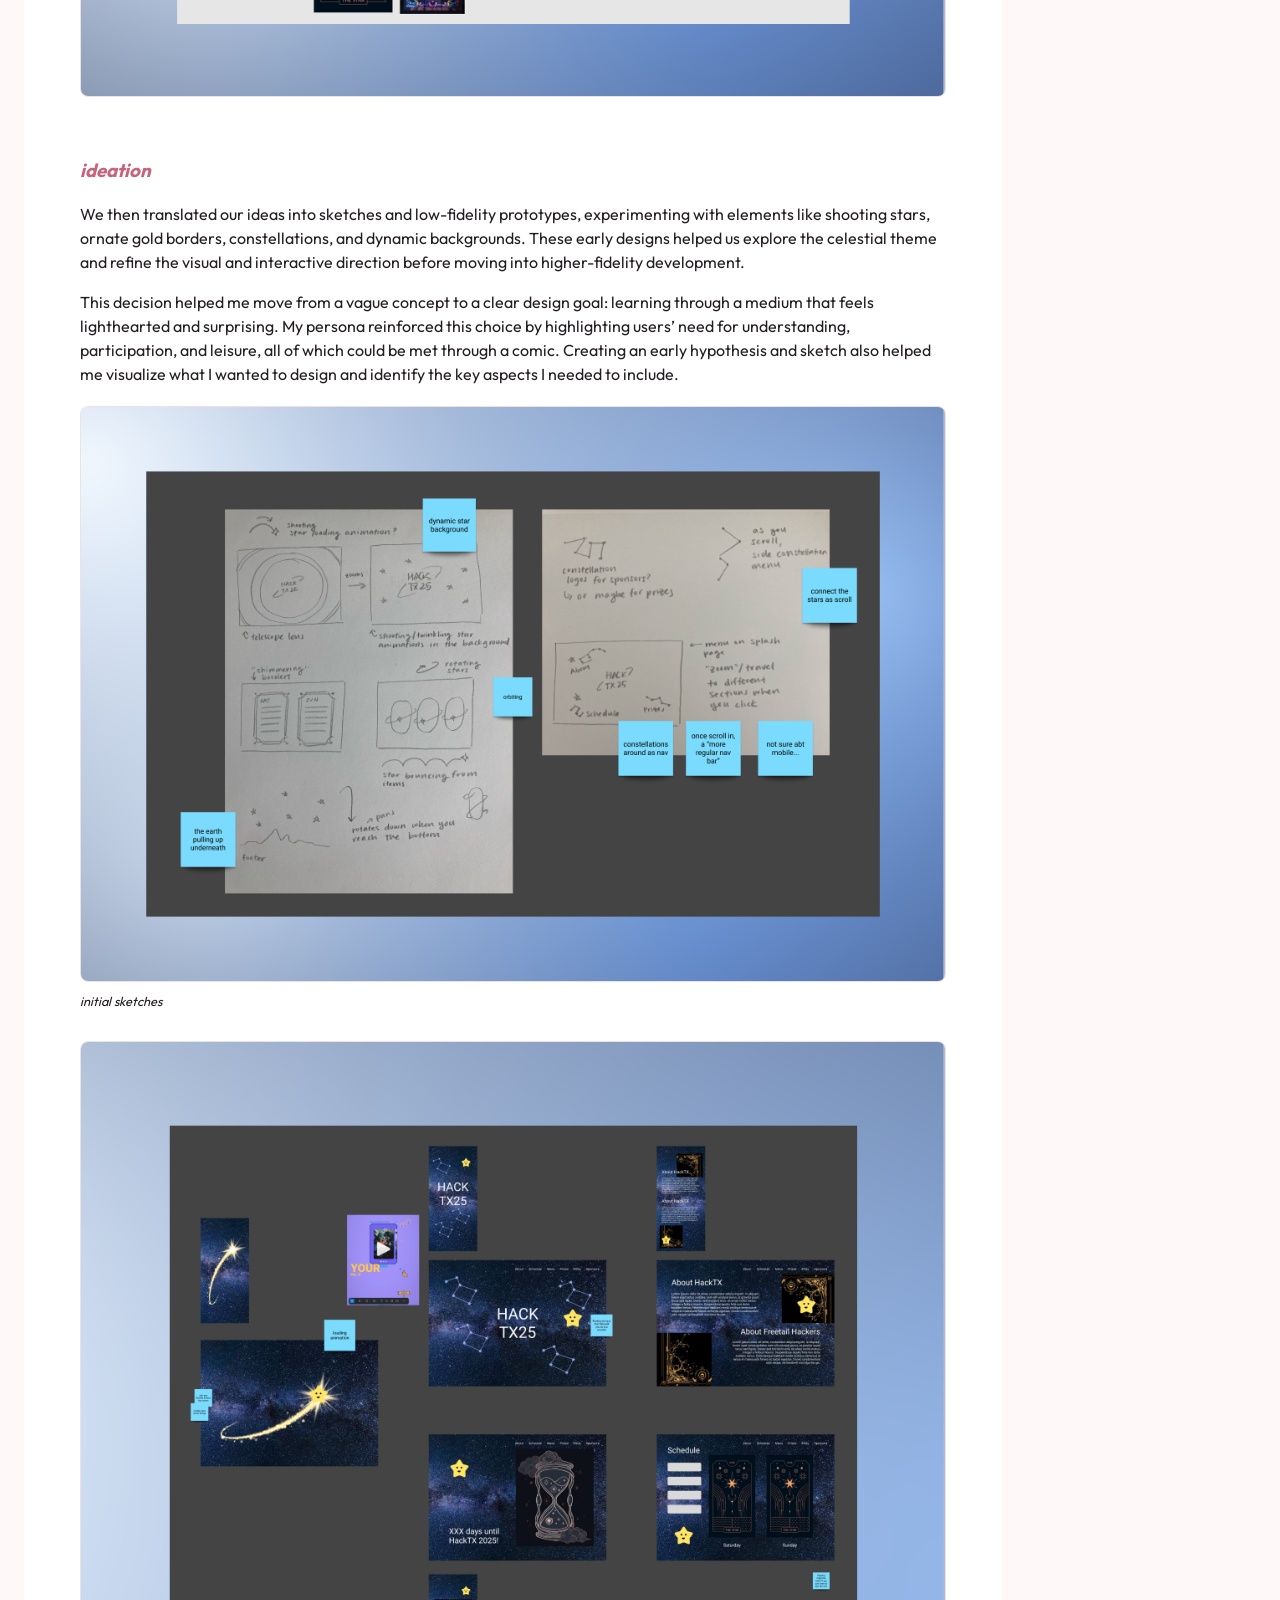
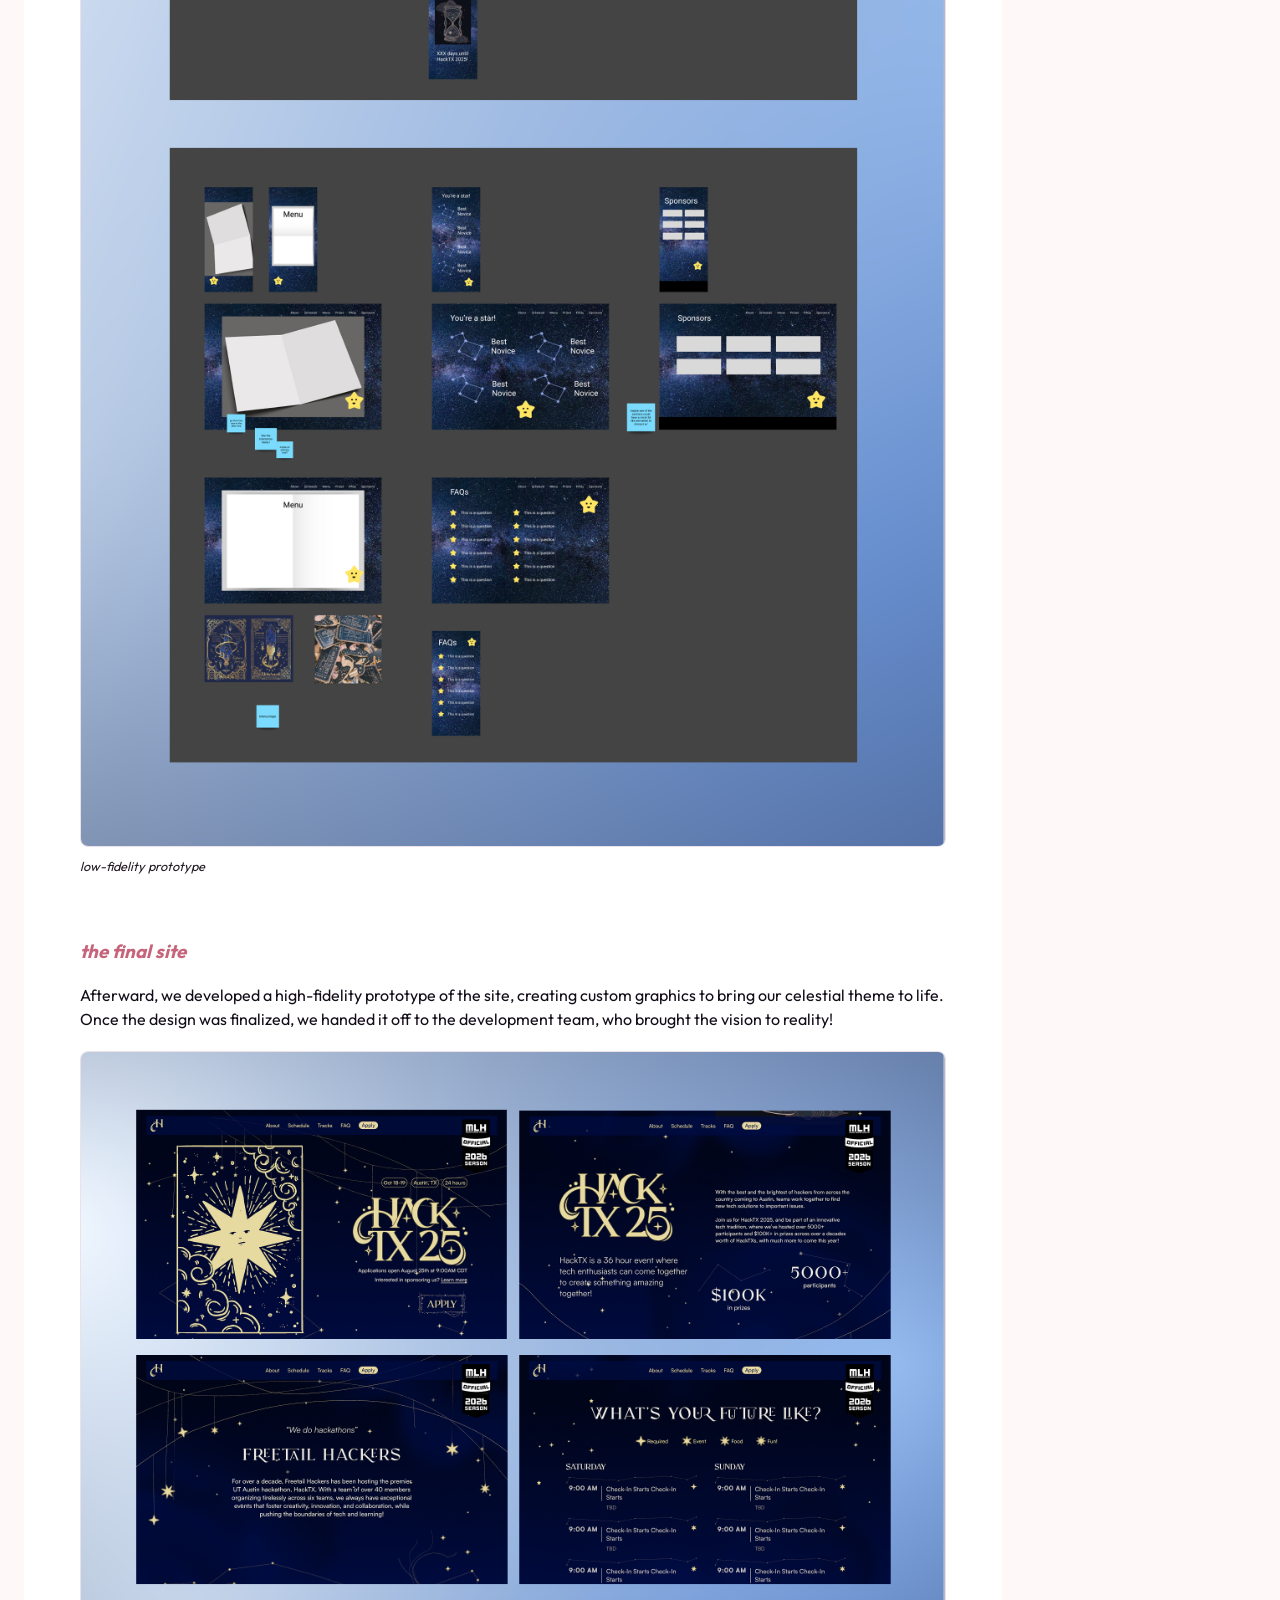
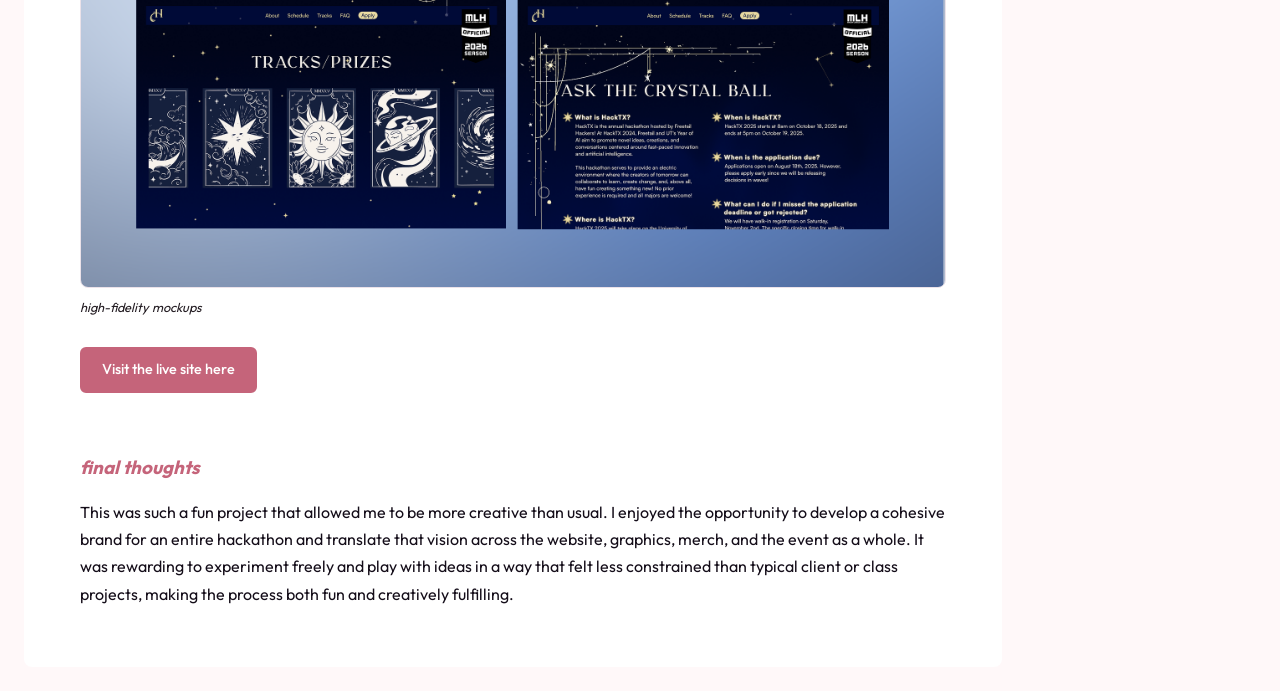
<file: hack-tx.html>
<!doctype html>
<html lang="en">
  <head>
    <meta charset="utf-8" />
    <meta name="viewport" content="width=device-width,initial-scale=1" />
    <title>The Secret Life of Plants</title>
    <link rel="stylesheet" href="style.css">
    <link rel="icon" href="favicon.png" type="image/png">
  </head>
  <body>

    <header class="site-header">
      <div class="header-inner">
        <a href="index.html" class="brand-link"><span class="brand">kate shih</span></a>
        <nav class="top-nav">
          <a href="index.html#work">work</a>
          <a href="about.html">about</a>
        </nav>
      </div>
    </header>

    <div class="main-grid">
      <main class="content">
        <div class="content-inner">

          <header class="case-header">
            <h1 class="case-title">Setting the Mood for UT Austin's Largest Hackathon</h1>
            <div class="case-meta">
              <div>HackTX 2025</div>
            </div>
          </header>

          <section class="case-hero reveal">
            <img src="hacktx/hacktx-hero.png" alt="project preview" class="case-hero-img" />
          </section>

           <section id="overview" class="case-overview reveal">
            <h3>overview</h3>
            <p><strong>HackTX is an annual hackathon hosted at UT Austin.</strong></p>
            <br>
            <p>I worked on the creative team designing the event website. Our goal was to create a site that would both attract and excite participants, so we chose a celestial theme to evoke a sense of wonder and creativity. I focused on crafting an immersive experience through engaging visuals and dynamic interactions, resulting in a website that captured attention and enhanced the event’s identity.</p>
          </section>

          <section id="inspiration" class="case-problem reveal">
            <h3>inspiration</h3>
            <p class="problem-text">Our inspiration came from a variety of sources, including other hackathon websites and immersive web experiences, keeping in mind both desktop and mobile concerns.</p>
            <figure class="image-figure">
              <img src="hacktx/hacktx-inspo.png" class="case-image" />
            </figure>
            <br>
            <p class="problem-text">We also took a lot of visual inspiration from graphics we found online. Take a look at our moodboard!</p>
            <figure class="image-figure">
              <img src="hacktx/hacktx-moodboard.png" class="case-image" />
            </figure>
          </section>

          <section id="ideation" class="features reveal">
            <h3>ideation</h3>
            <p class="flow-text">We then translated our ideas into sketches and low-fidelity prototypes, experimenting with elements like shooting stars, ornate gold borders, constellations, and dynamic backgrounds. These early designs helped us explore the celestial theme and refine the visual and interactive direction before moving into higher-fidelity development.</p>
            <p class="flow-text">This decision helped me move from a vague concept to a clear design goal: learning through a medium that feels lighthearted and surprising. My persona reinforced this choice by highlighting users’ need for understanding, participation, and leisure, all of which could be met through a comic. Creating an early hypothesis and sketch also helped me visualize what I wanted to design and identify the key aspects I needed to include.</p>
            <figure class="image-figure">
              <img src="hacktx/hacktx-sketches.png" alt="sketches" class="case-image" />
              <figcaption class="case-caption">initial sketches</figcaption>
            </figure>
            <figure class="image-figure">
              <img src="hacktx/hacktx-lofi.png" alt="low-fidelity prototype" class="case-image" />
              <figcaption class="case-caption">low-fidelity prototype</figcaption>
            </figure>
          </section>

          <section id="final" class="case-overview reveal">
            <h3>the final site</h3>
            <p>Afterward, we developed a high-fidelity prototype of the site, creating custom graphics to bring our celestial theme to life. Once the design was finalized, we handed it off to the development team, who brought the vision to reality!</p>
            <figure class="image-figure">
              <img src="hacktx/hacktx-hifi.png" alt="website in use" class="case-image" />
              <figcaption class="case-caption">high-fidelity mockups</figcaption>
            </figure>
            <a href="https://hacktx.com/25/" target="_blank" class="btn">Visit the live site here</a>
          </section>

          <section class="case-closing reveal">
            <h3 id="final-thoughts">final thoughts</h3>
            <p>This was such a fun project that allowed me to be more creative than usual. I enjoyed the opportunity to develop a cohesive brand for an entire hackathon and translate that vision across the website, graphics, merch, and the event as a whole. It was rewarding to experiment freely and play with ideas in a way that felt less constrained than typical client or class projects, making the process both fun and creatively fulfilling.</p>
          </section>

          <script>
            document.addEventListener('DOMContentLoaded', function () {
              // Reveal-on-scroll using IntersectionObserver
              const observer = new IntersectionObserver((entries) => {
                entries.forEach(entry => {
                  if (entry.isIntersecting) {
                    entry.target.classList.add('visible');
                    observer.unobserve(entry.target);
                  }
                });
              }, { threshold: 0.12 });
              document.querySelectorAll('.reveal').forEach(el => observer.observe(el));

              // Smooth scroll with offset for sidebar nav links
              const navLinks = document.querySelectorAll('.nav-panel a[href^="#"]');
              const offset = 28; // account for sidebar top spacing
              navLinks.forEach(link => {
                link.addEventListener('click', (e) => {
                  e.preventDefault();
                  const target = document.querySelector(link.getAttribute('href'));
                  if (!target) return;
                  // Immediately mark this link as active when clicked
                  navLinks.forEach(l => l.classList.remove('active'));
                  link.classList.add('active');
                  // Then scroll to it
                  const top = window.scrollY + target.getBoundingClientRect().top - offset - 8;
                  window.scrollTo({ top, behavior: 'smooth' });
                });
              });

              // Basic scrollspy to highlight active nav link
              const sections = Array.from(document.querySelectorAll('section[id]'));
              let scrollspyTimeout;
              function onScroll() {
                const pos = window.scrollY + window.innerHeight / 3;
                let current = sections.slice().reverse().find(s => s.offsetTop <= pos);
                navLinks.forEach(l => l.classList.remove('active'));
                if (current) {
                  const active = document.querySelector('.nav-panel a[href="#' + current.id + '"]');
                  if (active) active.classList.add('active');
                }
              }
              window.addEventListener('scroll', () => {
                clearTimeout(scrollspyTimeout);
                scrollspyTimeout = setTimeout(onScroll, 100);
              }, { passive: true });
              onScroll();
            });
          </script>

        </div>
      </main>

      <aside class="sidebar">
        <div class="sidebar-inner">
          <a href="index.html" class="case-backlink">back to work</a>

          <div class="sidebar-project">
            <h2 class="side-project">HackTX 2025</h2>
            <p class="side-desc">An immersive experience created through engaging visuals and dynamic interactions.</p>
          </div>

          <div class="panel exp-panel">
            <p class="exp-credits"><strong>my role:</strong> Designer</p>
            <p class="exp-credits"><strong>tools:</strong> Figma, Illustrator</p>
            <p class="exp-credits"><strong>timeline:</strong> Summer – Fall 2025</p>
          </div>

          <div class="panel nav-panel">
            <h4>jump to...</h4>
            <ul>
              <li><a href="#overview">overview</a></li>
              <li><a href="#inspiration">process</a></li>
              <li><a href="#final">the product</a></li>
            </ul>
          </div>
        </div>
      </aside>
    </div>

  </body>
</html>
</file>
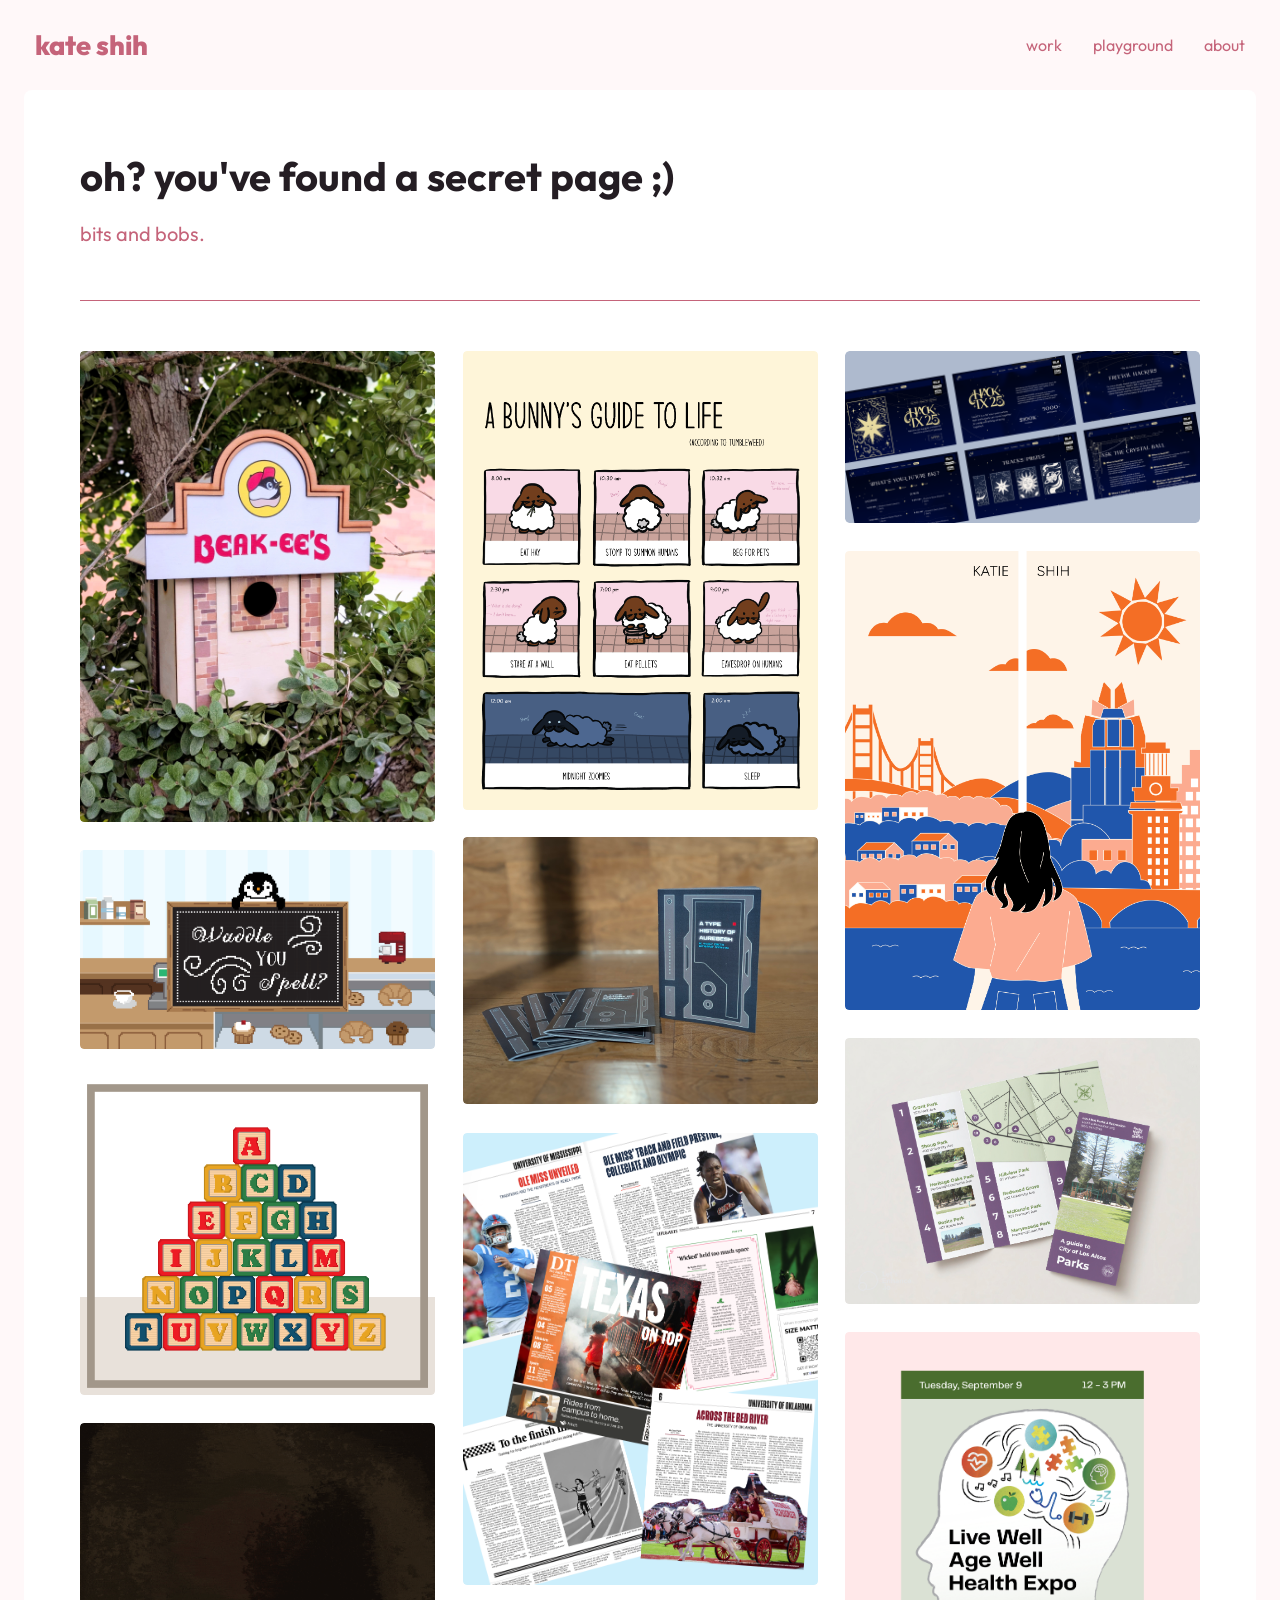
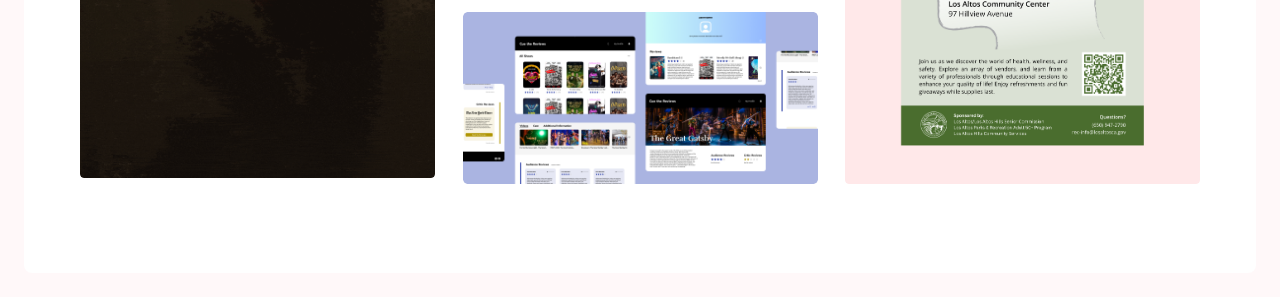
<file: playground.html>
<!DOCTYPE html>
<html lang="en">
  <head>
    <meta charset="utf-8" />
    <meta name="viewport" content="width=device-width,initial-scale=1" />
    <title>playground — kate shih</title>
    <link rel="preconnect" href="https://fonts.googleapis.com">
    <link rel="preconnect" href="https://fonts.gstatic.com" crossorigin>
    <link href="https://fonts.googleapis.com/css2?family=Outfit:wght@100..900&display=swap" rel="stylesheet">
    <link rel="stylesheet" href="style.css">
    <link rel="icon" href="favicon.png" type="image/png">
  </head>
  <body>

    <header class="site-header">
      <div class="header-inner">
        <a href="index.html" class="brand-link"><span class="brand">kate shih</span></a>

        <nav class="top-nav">
          <a href="index.html#work">work</a>
          <a href="playground.html" class="nav-playground">playground</a>
          <a href="about.html">about</a>
          <!-- <a href="#resume">resume</a> -->
        </nav>
        
      </div>
    </header>

    <div class="main-grid no-sidebar">
      <main class="content">
        <div class="content-inner">
          <header class="intro-header">
            <h1 class="intro-title">oh? you've found a secret page ;)</h1>
            <p class="intro-desc play-sub">bits and bobs.</p>
          </header>

          <div class="work-header">
            <div class="rule"></div>
          </div>

          <section class="projects-section" id="playground">
            
            <div class="projects-grid playground-grid">

            <!-- ===== LEFT COLUMN ===== -->
            <div class="play-col">

            <article class="project-card reveal">
              <div class="project-image">
                <img src="playground/Beakees.jpg" alt="Beakees">
              </div>
              <div class="project-body">
                <div class="project-title">Beak-ees</div>
                <div class="project-sub">A birdhouse inspired by Buc-ee's. Made with the lasercutter and UV printer.</div>
              </div>
            </article>

            <article class="project-card reveal">
              <div class="project-image">
                <img src="playground/Waddle%20You%20Spell%3F.png" alt="Waddle You Spell?">
              </div>
              <div class="project-body">
                <div class="project-title">Waddle You Spell?</div>
                <div class="project-sub">A speedy, sidescroller video game. Made with Illustrator and Unity.</div>
              </div>
            </article>

            <article class="project-card reveal">
              <div class="project-image">
                <img src="playground/pixel%20type.png" alt="pixel type">
              </div>
              <div class="project-body">
                <div class="project-title">Alphabet Block Type</div>
                <div class="project-sub">A pixel alphabet built to look like toy blocks. Made in Illustrator.</div>
              </div>
            </article>

            <article class="project-card reveal">
              <div class="project-image">
                <img src="playground/hadestown.gif" alt="hadestown">
              </div>
              <div class="project-body">
                <div class="project-title">Hadestown GIF</div>
                <div class="project-sub">A Hadestown-themed animation. Made in Photoshop and AfterEffects.</div>
              </div>
            </article>

            </div>

            <!-- ===== MIDDLE COLUMN ===== -->
            <div class="play-col">

            <article class="project-card reveal">
              <div class="project-image">
                <img src="playground/Bunny%27s%20Guide%20to%20Life.png" alt="Bunny's Guide to Life">
              </div>
              <div class="project-body">
                <div class="project-title">Bunny's Guide to Life</div>
                <div class="project-sub">...My bunny is weird. Made with Procreate and Illustrator.</div>
              </div>
            </article>

            <article class="project-card reveal">
              <div class="project-image">
                <img src="playground/Typography%20Book.jpg" alt="A Type History of Aurebesh">
              </div>
              <div class="project-body">
                <div class="project-title">A Type History of Aurebesh</div>
                <div class="project-sub">A printed book on the history of Aurebesh and its many typeface. Made in InDesign and hand-bound by me.</div>
              </div>
            </article>


            <article class="project-card reveal">
              <div class="project-image">
                <img src="playground/The%20Daily%20Texan.png" alt="The Daily Texan">
              </div>
              <div class="project-body">
                <div class="project-title">The Daily Texan</div>
                <div class="project-sub">Pages designed during my time at The Daily Texan. Made in InDesign.</div>
              </div>
            </article>

            <article class="project-card reveal">
              <div class="project-image">
                <img src="playground/Cue%20the%20Reviews.png" alt="Cue the Reviews">
              </div>
              <div class="project-body">
                <div class="project-title">Cue the Reviews</div>
                <div class="project-sub">A concept for a Broadway review site. Made in Figma.</div>
              </div>
            </article>


            </div>

            <!-- ===== RIGHT COLUMN ===== -->
            <div class="play-col">

            <article class="project-card reveal">
              <div class="project-image">
                <img src="playground/HackTX25.png" alt="HackTX25">
              </div>
              <div class="project-body">
                <div class="project-title">HackTX25</div>
                <div class="project-sub">Website for UT Austin's largest hackathon. Made in Figma.</div>
              </div>
            </article>

            <article class="project-card reveal">
              <div class="project-image">
                <img src="playground/Katie%20Shih%20Self%20Design.png" alt="Katie Shih self design">
              </div>
              <div class="project-body">
                <div class="project-title">Two Cities</div>
                <div class="project-sub">A self-portrait poster. Made in Figma.</div>
              </div>
            </article>

            <article class="project-card reveal">
              <div class="project-image">
                <img src="playground/parks%20brochure.jpg" alt="parks brochure">
              </div>
              <div class="project-body">
                <div class="project-title">Los Altos Parks Brochure</div>
                <div class="project-sub">A trifold brochure guiding visitors to the City of Los Altos parks. Made in Canva.</div>
              </div>
            </article>

            <article class="project-card reveal">
              <div class="project-image">
                <img src="playground/health%20expo.png" alt="health expo">
              </div>
              <div class="project-body">
                <div class="project-title">Live Well Age Well Health Expo</div>
                <div class="project-sub">A poster for the City of Los Alto's Live Well Age Well Health Expo. Made in Illustrator and Canva.</div>
              </div>
            </article>

            </div>

          </div>
          </section>
      </main>
    </div>
    <script>
      document.addEventListener('DOMContentLoaded', function () {
        const observer = new IntersectionObserver((entries) => {
          entries.forEach(entry => {
            if (entry.isIntersecting) {
              entry.target.classList.add('visible');
              observer.unobserve(entry.target);
            }
          });
        }, { threshold: 0.12 });
        document.querySelectorAll('.reveal').forEach(el => observer.observe(el));
      });
    </script>
    <script>
      document.addEventListener('DOMContentLoaded', function () {
        const link = document.querySelector('.nav-playground');
        if (!link || window.matchMedia('(prefers-reduced-motion: reduce)').matches) return;
        link.classList.add('nav-pop');
        const count = 7;
        for (let i = 0; i < count; i++) {
          const spark = document.createElement('img');
          spark.src = 'spark.png';
          spark.alt = '';
          spark.className = 'spark';
          const angle = (Math.PI * 2 * i) / count + Math.random() * 0.4;
          const dist = 28 + Math.random() * 30;
          spark.style.setProperty('--dx', Math.cos(angle) * dist + 'px');
          spark.style.setProperty('--dy', Math.sin(angle) * dist + 'px');
          spark.style.setProperty('--size', 12 + Math.random() * 10 + 'px');
          spark.style.animationDelay = 100 + Math.random() * 60 + 'ms';
          link.appendChild(spark);
          spark.addEventListener('animationend', () => spark.remove());
        }
      });
    </script>
  </body>
</html>
</file>
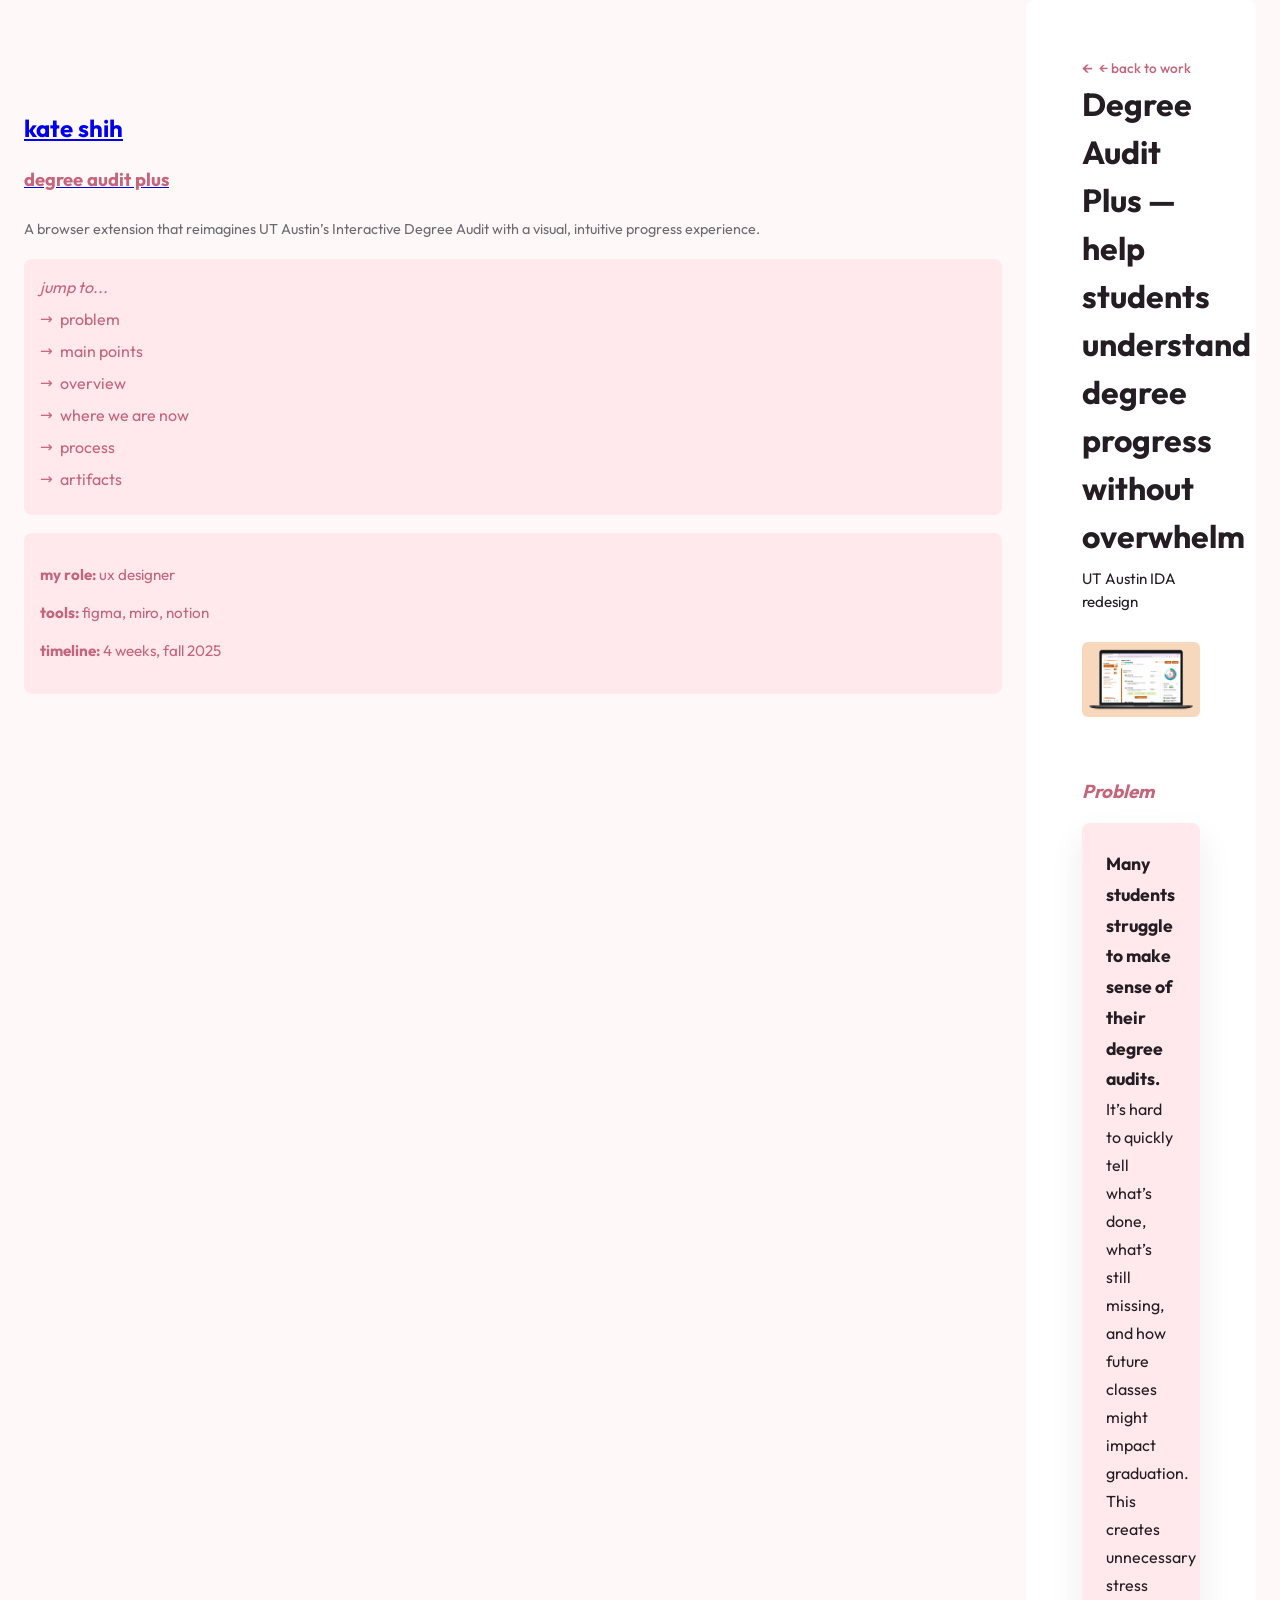
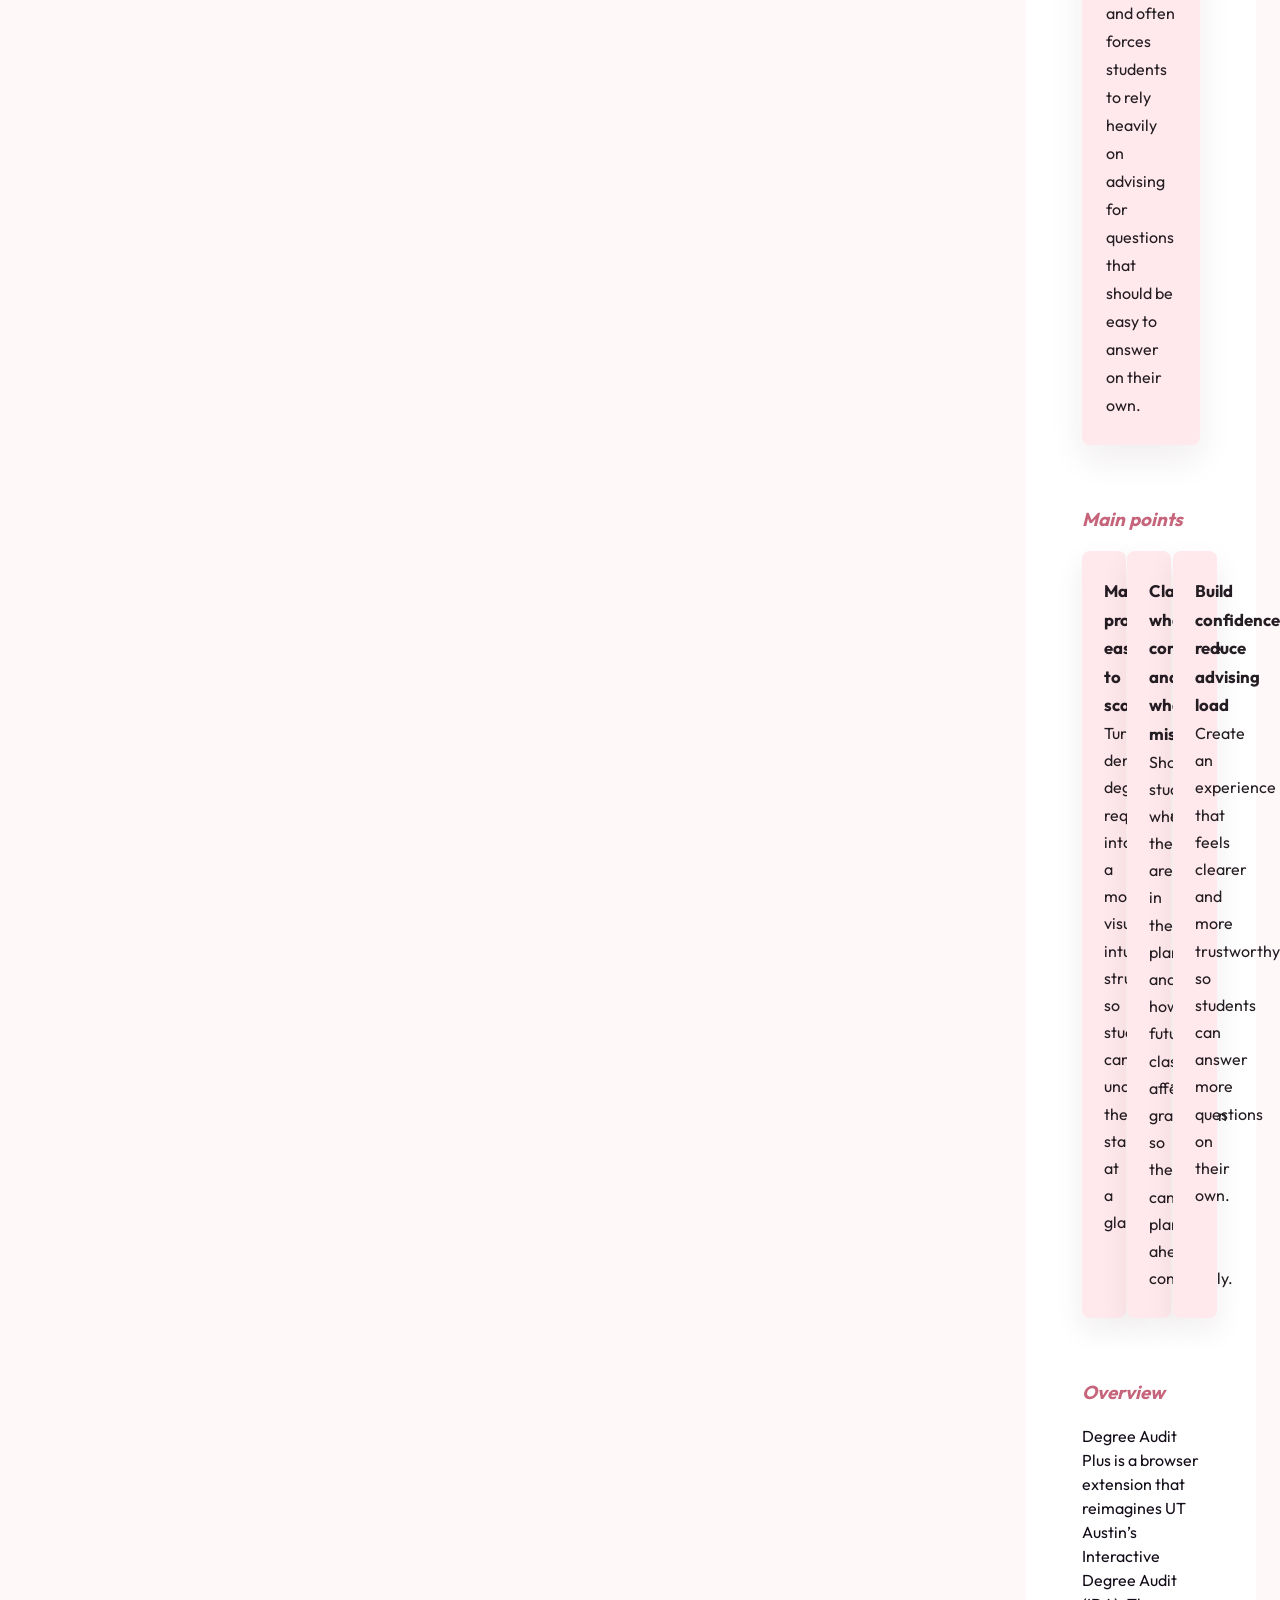
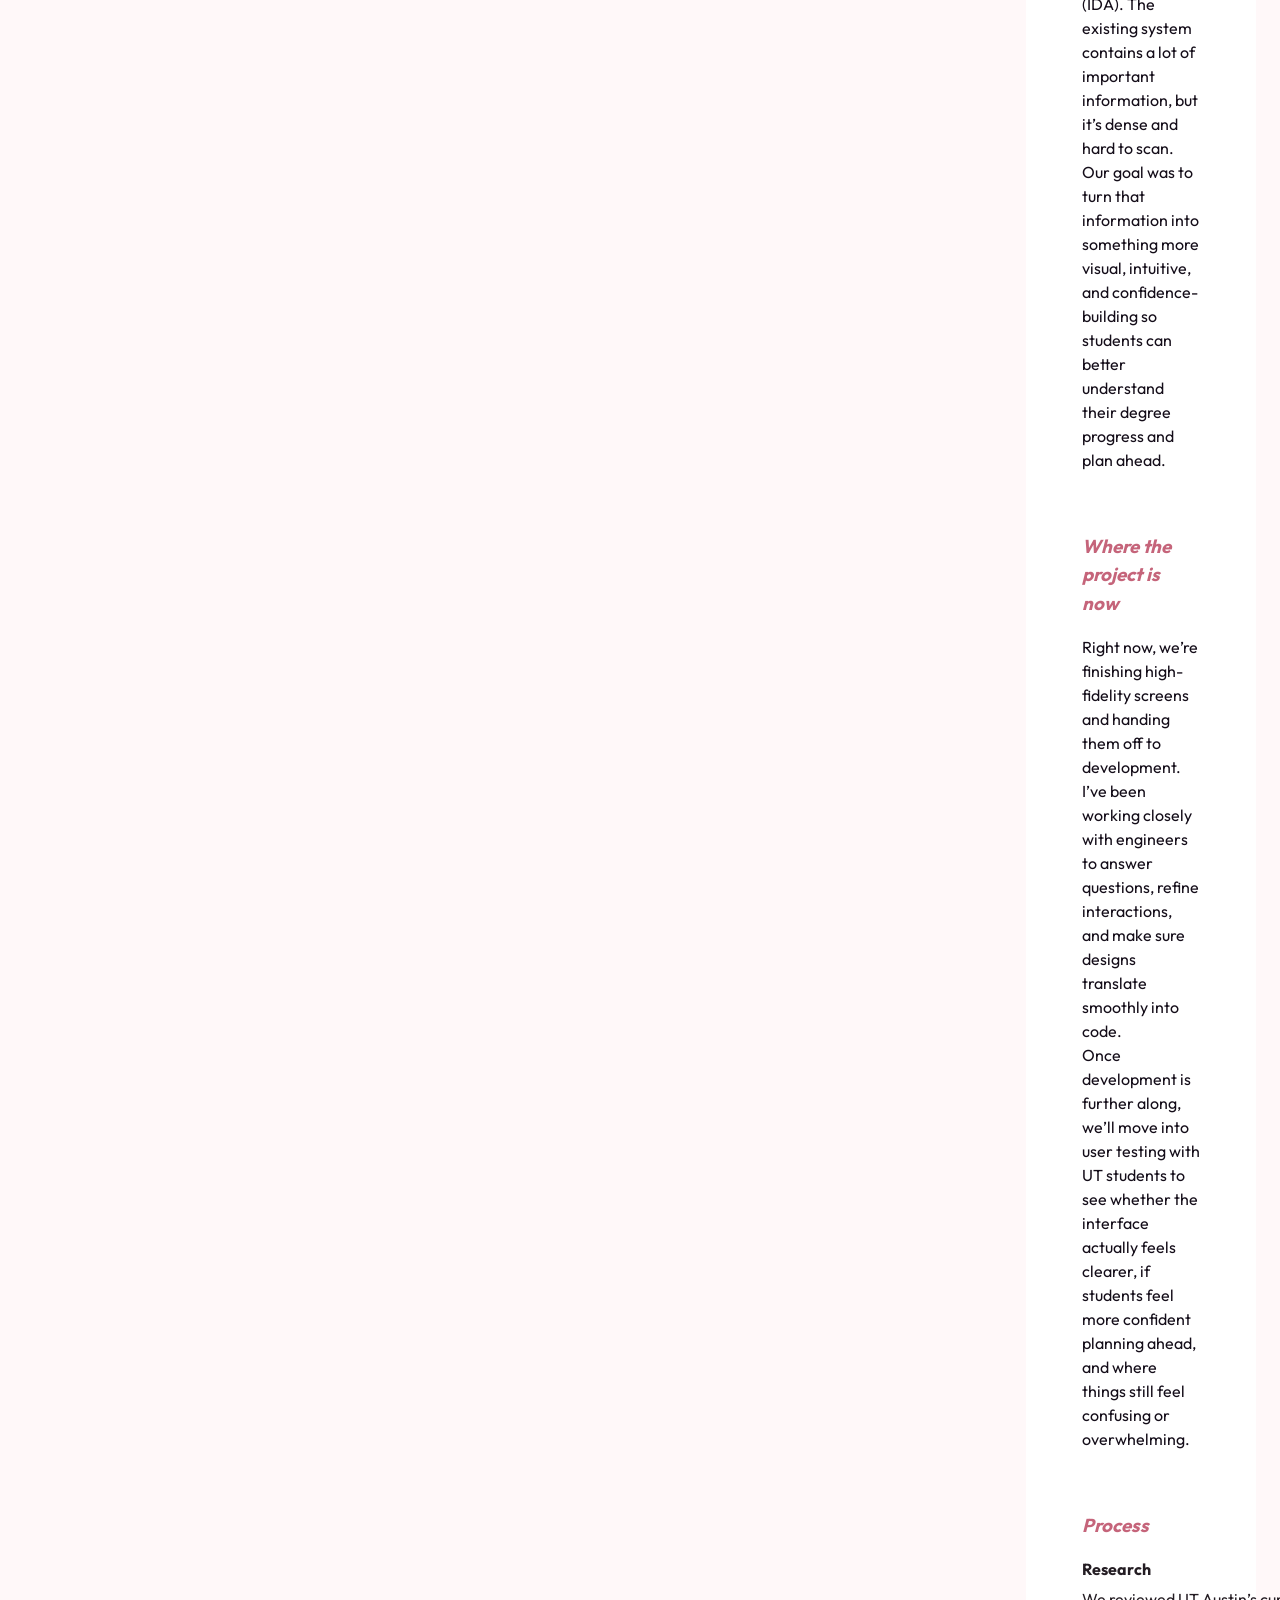
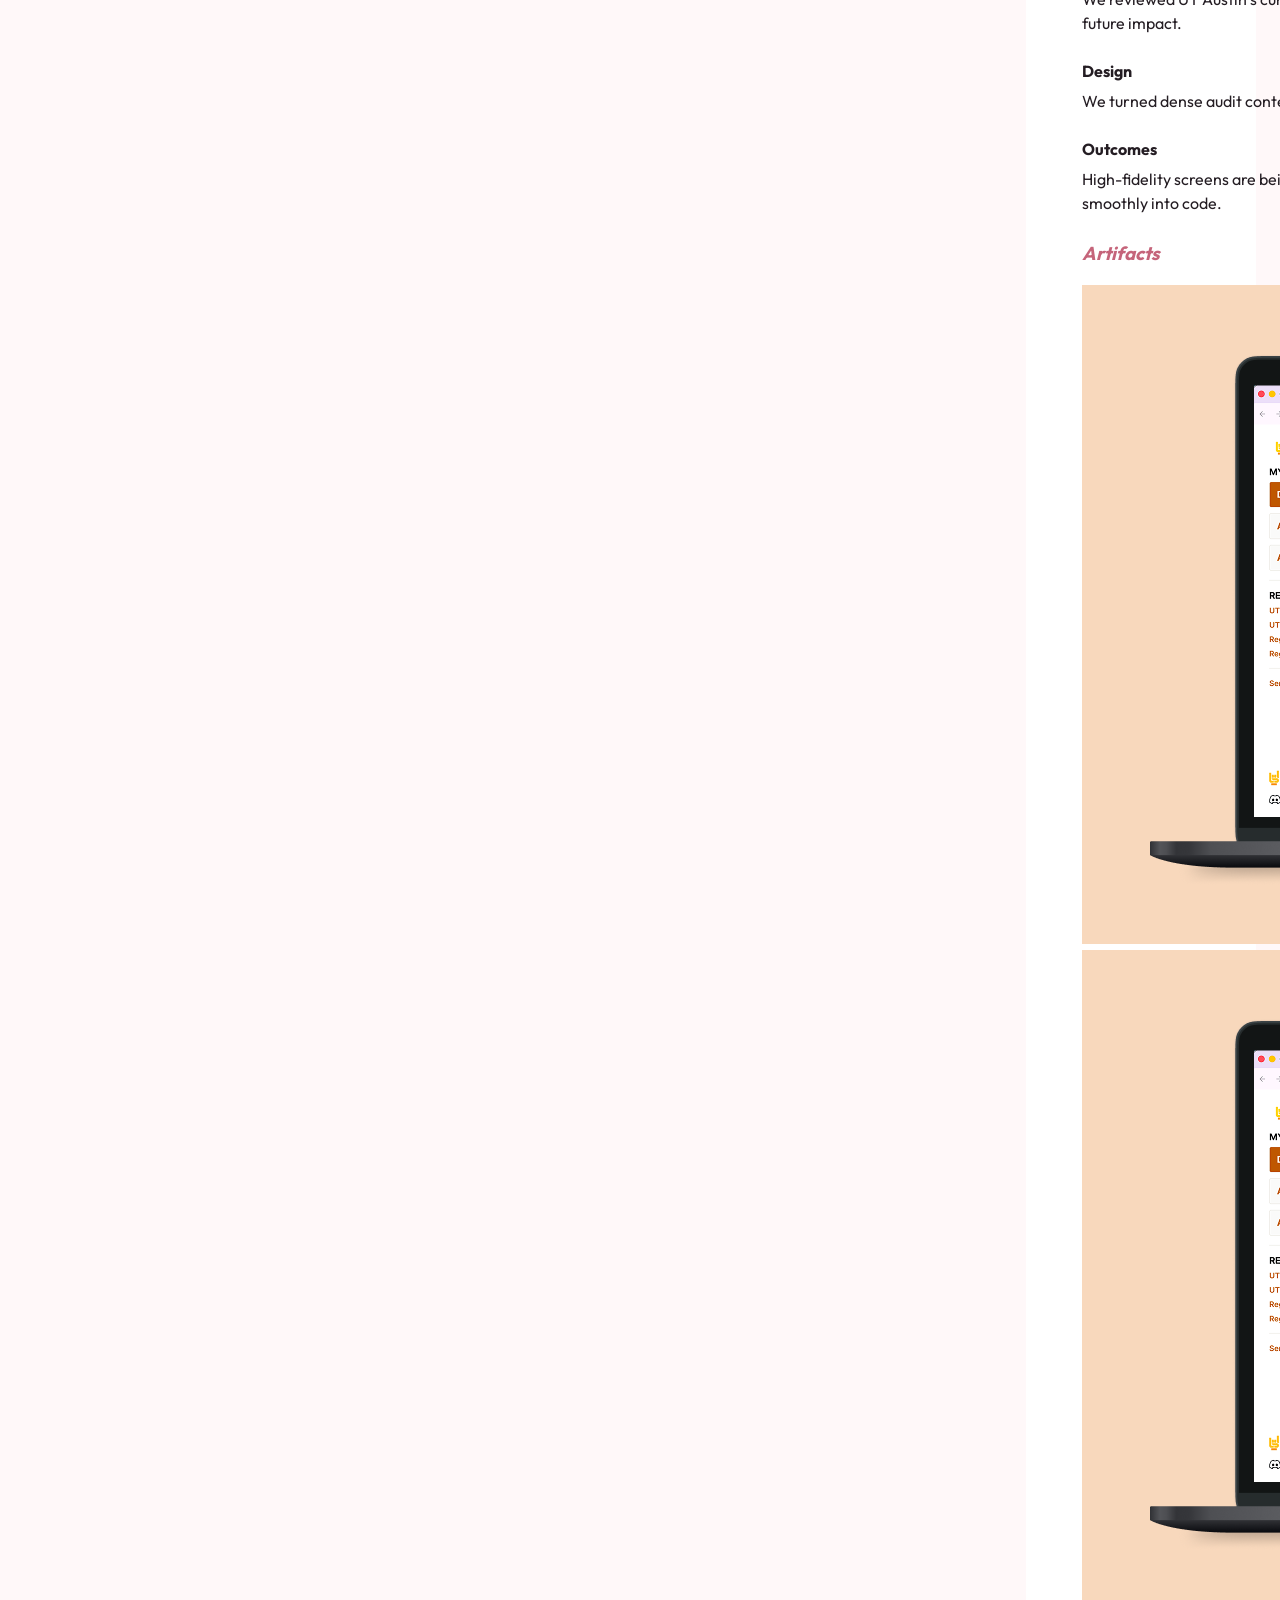
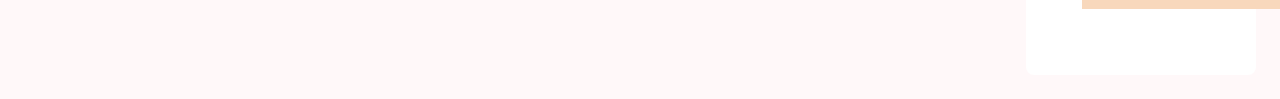
<file: project.html>
<!doctype html>
<html lang="en">
  <head>
    <meta charset="utf-8" />
    <meta name="viewport" content="width=device-width,initial-scale=1" />
    <title>Degree Audit Plus — Kate Shih</title>
    <link rel="stylesheet" href="style.css">
    <link rel="icon" href="favicon.png" type="image/png">
  </head>
  <body>

    <div class="main-grid">
      <aside class="sidebar">
        <div class="sidebar-inner">
          <a href="index.html" class="sidebar-brand-link">
            <h1 class="side-brand">kate shih</h1>
            <h2 class="side-project">Degree Audit Plus</h2>
          </a>
          <p class="side-desc">A browser extension that reimagines UT Austin’s Interactive Degree Audit with a visual, intuitive progress experience.</p>

          <div class="panel nav-panel">
            <h4>jump to...</h4>
            <ul>
              <li><a href="#problem">problem</a></li>
              <li><a href="#highlights">main points</a></li>
              <li><a href="#overview">overview</a></li>
              <li><a href="#current">where we are now</a></li>
              <li><a href="#process">process</a></li>
              <li><a href="#artifacts">artifacts</a></li>
            </ul>
          </div>

          <div class="panel exp-panel">
            <p class="exp-credits"><strong>my role:</strong> UX Designer</p>
            <p class="exp-credits"><strong>tools:</strong> Figma, Miro, Notion</p>
            <p class="exp-credits"><strong>timeline:</strong> 4 weeks, Fall 2025</p>
          </div>
        </div>
      </aside>

      <main class="content">
        <div class="content-inner">

          <a href="index.html" class="case-backlink">← back to work</a>

          <header class="case-header">
            <h1 class="case-title">Degree Audit Plus — help students understand degree progress without overwhelm</h1>
            <div class="case-meta">
              <div>UT Austin IDA redesign</div>
            </div>
          </header>

          <section class="case-hero">
            <!-- placeholder hero area; replace with final image when available -->
            <img src="project-image.png" alt="project preview" class="case-hero-img" />
          </section>

          <section id="problem" class="case-problem">
            <h3>Problem</h3>
            <div class="problem-card">
              <p class="problem-title">Many students struggle to make sense of their degree audits.</p>
              <p>It’s hard to quickly tell what’s done, what’s still missing, and how future classes might impact graduation. This creates unnecessary stress and often forces students to rely heavily on advising for questions that should be easy to answer on their own.</p>
            </div>
          </section>

          <section id="highlights" class="case-points">
            <h3>Main points</h3>
            <div class="points-grid">
              <article class="point-card">
                <p class="point-title">Make progress easy to scan</p>
                <p>Turn dense degree requirements into a more visual, intuitive structure so students can understand their standing at a glance.</p>
              </article>
              <article class="point-card">
                <p class="point-title">Clarify what’s complete and what’s missing</p>
                <p>Show students where they are in their plan and how future classes affect graduation so they can plan ahead confidently.</p>
              </article>
              <article class="point-card">
                <p class="point-title">Build confidence, reduce advising load</p>
                <p>Create an experience that feels clearer and more trustworthy, so students can answer more questions on their own.</p>
              </article>
            </div>
          </section>

          <section id="overview" class="case-overview">
            <h3>Overview</h3>
            <p>Degree Audit Plus is a browser extension that reimagines UT Austin’s Interactive Degree Audit (IDA). The existing system contains a lot of important information, but it’s dense and hard to scan.</p>
            <p>Our goal was to turn that information into something more visual, intuitive, and confidence-building so students can better understand their degree progress and plan ahead.</p>
          </section>

          <section id="current" class="case-overview">
            <h3>Where the project is now</h3>
            <p>Right now, we’re finishing high-fidelity screens and handing them off to development. I’ve been working closely with engineers to answer questions, refine interactions, and make sure designs translate smoothly into code.</p>
            <p>Once development is further along, we’ll move into user testing with UT students to see whether the interface actually feels clearer, if students feel more confident planning ahead, and where things still feel confusing or overwhelming.</p>
          </section>

          <section class="case-sections">
            <div>
              <h3 id="process">Process</h3>
              <h4>Research</h4>
              <p>We reviewed UT Austin’s current IDA flows and identified the moments where students struggle to understand requirements, completion, and future impact.</p>

              <h4>Design</h4>
              <p>We turned dense audit content into a visual, intuitive experience with clearer progress states, stronger hierarchy, and actionable planning cues.</p>

              <h4>Outcomes</h4>
              <p>High-fidelity screens are being finalized and handed off to engineering, with design review ongoing to ensure interaction details translate smoothly into code.</p>

              <h3 id="artifacts">Artifacts</h3>
              <div class="artifact-grid">
                <img src="project-image.png" alt="artifact" class="artifact-img" />
                <img src="project-image.png" alt="artifact" class="artifact-img" />
              </div>
            </div>

            <!-- credits moved to sidebar panel -->
          </section>

        </div>
      </main>
    </div>

  </body>
</html>
</file>
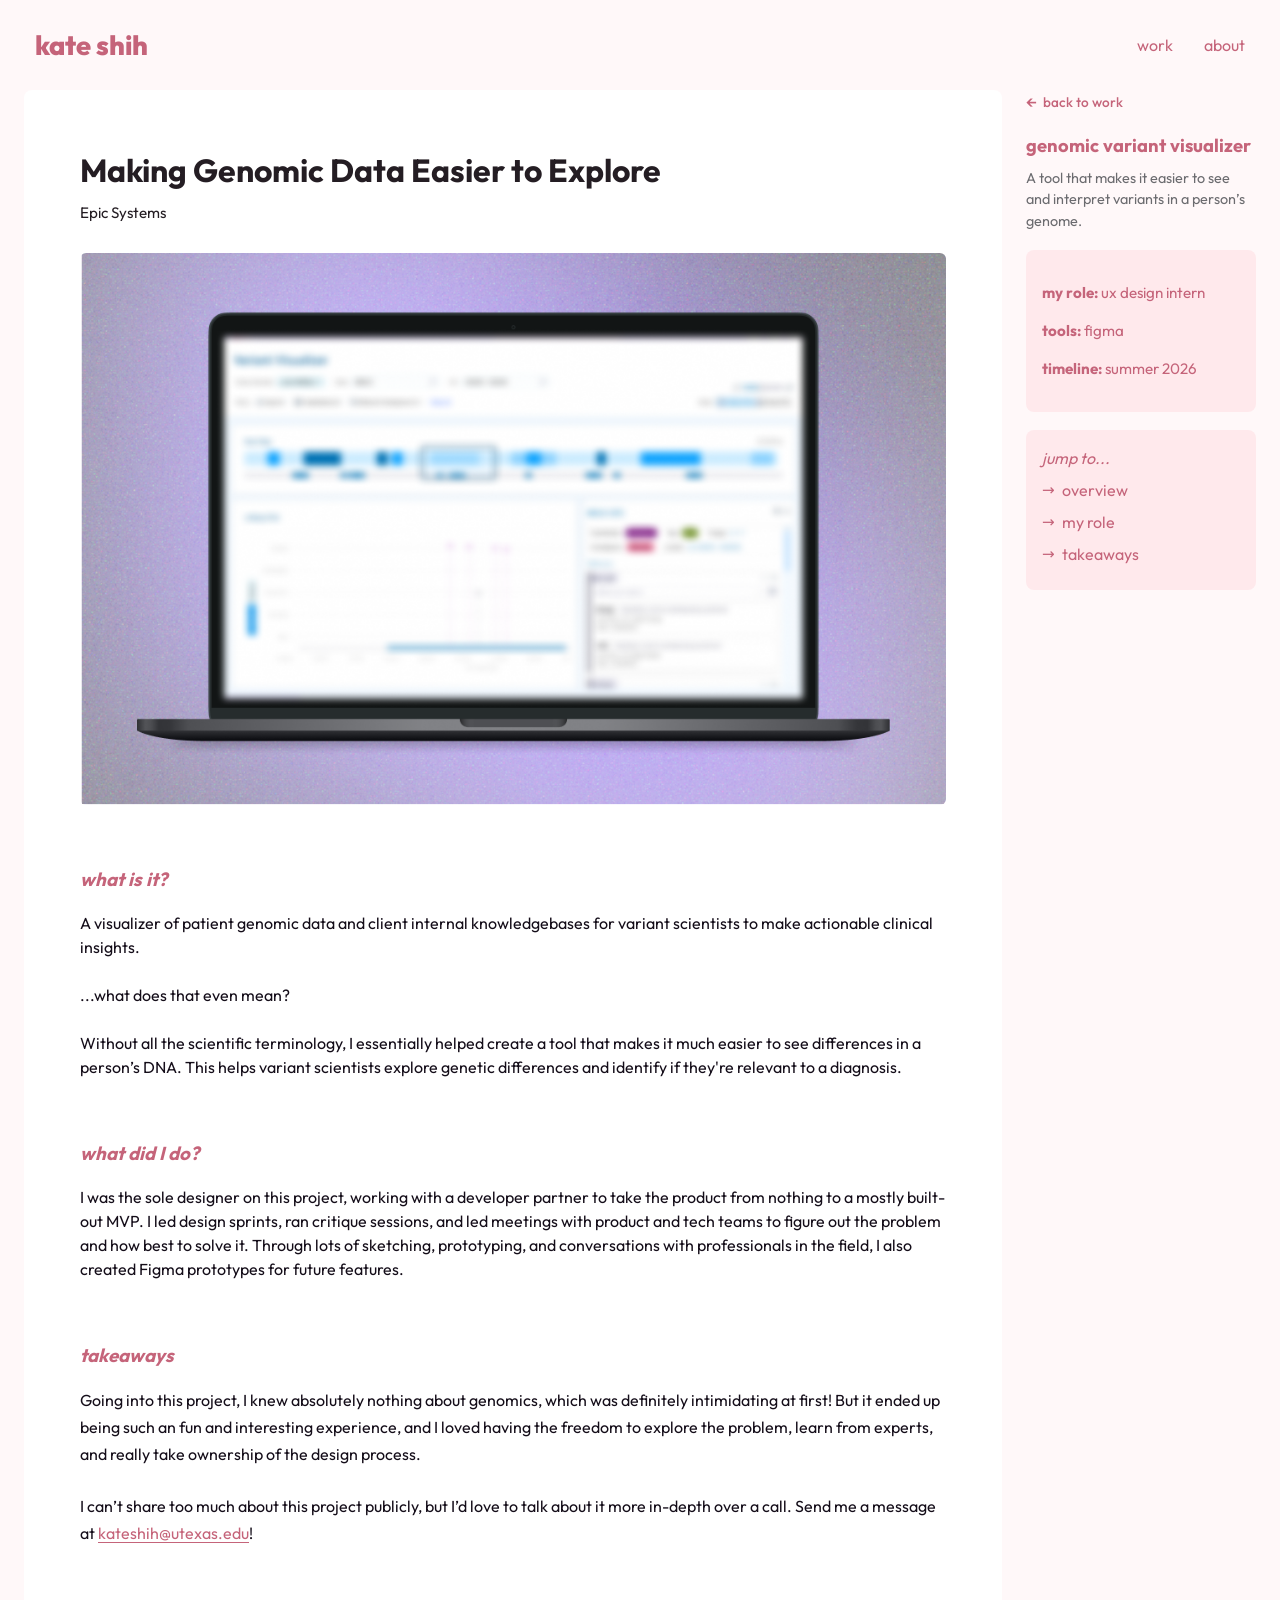
<file: variant-visualizer.html>
<!doctype html>
<html lang="en">
  <head>
    <meta charset="utf-8" />
    <meta name="viewport" content="width=device-width,initial-scale=1" />
    <title>Genomic Variant Visualizer</title>
    <link rel="stylesheet" href="style.css">
    <link rel="icon" href="favicon.png" type="image/png">
  </head>
  <body>

    <header class="site-header">
      <div class="header-inner">
        <a href="index.html" class="brand-link"><span class="brand">kate shih</span></a>
        <nav class="top-nav">
          <a href="index.html#work">work</a>
          <a href="about.html">about</a>
        </nav>
      </div>
    </header>

    <div class="main-grid">
      <main class="content">
        <div class="content-inner">

          <header class="case-header">
            <h1 class="case-title">Making Genomic Data Easier to Explore</h1>
            <div class="case-meta">
              <div>Epic Systems</div>
            </div>
          </header>

          <section class="case-hero reveal">
            <img src="variant/genomics-thumbnail.png" alt="Variant Visualizer preview" class="case-hero-img" />
          </section>

          <section id="overview" class="case-overview reveal">
            <h3>what is it?</h3>
            <p>A visualizer of patient genomic data and client internal knowledgebases for variant scientists to make actionable clinical insights.</p>
            <br>
            <p>...what does that even mean?</p>
            <br>
            <p>Without all the scientific terminology, I essentially helped create a tool that makes it much easier to see differences in a person’s DNA. This helps variant scientists explore genetic differences and identify if they're relevant to a diagnosis.</p>
          </section>

          <section id="role" class="case-overview reveal">
            <h3>what did I do?</h3>
            <p>I was the sole designer on this project, working with a developer partner to take the product from nothing to a mostly built-out MVP. I led design sprints, ran critique sessions, and led meetings with product and tech teams to figure out the problem and how best to solve it. Through lots of sketching, prototyping, and conversations with professionals in the field, I also created Figma prototypes for future features.</p>
          </section>

          <section id="takeaways" class="case-closing reveal">
            <h3>takeaways</h3>
            <p>Going into this project, I knew absolutely nothing about genomics, which was definitely intimidating at first! But it ended up being such an fun and interesting experience, and I loved having the freedom to explore the problem, learn from experts, and really take ownership of the design process.</p>
            <br>
            <p>I can’t share too much about this project publicly, but I’d love to talk about it more in-depth over a call. Send me a message at <a href="mailto:kateshih@utexas.edu">kateshih@utexas.edu</a>!</p>
          </section>

          <script>
            document.addEventListener('DOMContentLoaded', function () {
              const observer = new IntersectionObserver((entries) => {
                entries.forEach(entry => {
                  if (entry.isIntersecting) {
                    entry.target.classList.add('visible');
                    observer.unobserve(entry.target);
                  }
                });
              }, { threshold: 0.12 });
              document.querySelectorAll('.reveal').forEach(el => observer.observe(el));

              const navLinks = document.querySelectorAll('.nav-panel a[href^="#"]');
              const offset = 28;
              navLinks.forEach(link => {
                link.addEventListener('click', (e) => {
                  e.preventDefault();
                  const target = document.querySelector(link.getAttribute('href'));
                  if (!target) return;
                  navLinks.forEach(l => l.classList.remove('active'));
                  link.classList.add('active');
                  const top = window.scrollY + target.getBoundingClientRect().top - offset - 8;
                  window.scrollTo({ top, behavior: 'smooth' });
                });
              });

              const sections = Array.from(document.querySelectorAll('section[id]'));
              let scrollspyTimeout;
              function onScroll() {
                const pos = window.scrollY + window.innerHeight / 3;
                let current = sections.slice().reverse().find(s => s.offsetTop <= pos);
                navLinks.forEach(l => l.classList.remove('active'));
                if (current) {
                  const active = document.querySelector('.nav-panel a[href="#' + current.id + '"]');
                  if (active) active.classList.add('active');
                }
              }
              window.addEventListener('scroll', () => {
                clearTimeout(scrollspyTimeout);
                scrollspyTimeout = setTimeout(onScroll, 100);
              }, { passive: true });
              onScroll();
            });
          </script>

        </div>
      </main>

      <aside class="sidebar">
        <div class="sidebar-inner">
          <a href="index.html" class="case-backlink">back to work</a>

          <div class="sidebar-project">
            <h2 class="side-project">Genomic Variant Visualizer</h2>
            <p class="side-desc">A tool that makes it easier to see and interpret variants in a person’s genome.</p>
          </div>

          <div class="panel exp-panel">
            <p class="exp-credits"><strong>my role:</strong> UX Design Intern</p>
            <p class="exp-credits"><strong>tools:</strong> Figma</p>
            <p class="exp-credits"><strong>timeline:</strong> Summer 2026</p>
          </div>

          <div class="panel nav-panel">
            <h4>jump to...</h4>
            <ul>
              <li><a href="#overview">overview</a></li>
              <li><a href="#role">my role</a></li>
              <li><a href="#takeaways">takeaways</a></li>
            </ul>
          </div>
        </div>
      </aside>
    </div>

  </body>
</html>
</file>
<file: style.css>
@import url('https://fonts.googleapis.com/css2?family=Outfit:wght@100..900&display=swap');

/* =========================================================
   GLOBAL — shared by every page
   ========================================================= */

:root {
  color-scheme: light;
  font-family: 'Outfit', system-ui, -apple-system, BlinkMacSystemFont, 'Segoe UI', Roboto, Arial, sans-serif;
  font-size: 16px;
  line-height: 1.5;
  color: #241d23;
  background: #ffffff;
  --header-h: 90px;
}

* { box-sizing: border-box; }
html,body{ margin:0; min-height:100%; }
html { scroll-behavior: smooth; }
body { background:#FFF8F9;}

/* header */
.site-header{ background:#FFF8F9; position:sticky; top:0; z-index:30; height:var(--header-h); }
.header-inner{ max-width:1400px; height:100%; margin:0 auto; padding:0 35px 0px 35px; display:flex; align-items:center; justify-content:space-between; }
.brand-link{ color:inherit; text-decoration:none; }
.brand{ font-weight:800; color:#c5647a; text-transform:lowercase; font-size:1.7rem;}
.top-nav a{ color:#c5647a; margin-left:28px; text-decoration:none; font-size:1rem; }

/* page grid */
.main-grid{ display:grid; grid-template-columns:1fr 230px; gap:24px; max-width:1400px; margin:0 auto; padding:0 24px 24px; min-height:calc(100vh - var(--header-h)); align-items:start; }

/* content shell */
.content{ background:white; margin:0px 0; border-radius:8px; }
.content-inner{ padding:56px 56px 0; }

/* sidebar shell */
.sidebar{ background:transparent; padding:0; position:sticky; top:var(--header-h); max-height:calc(100vh - var(--header-h)); overflow:auto; z-index:10; }
.sidebar-inner{ display:flex; flex-direction:column; gap:18px; }

/* sidebar panel system (recently / contact / jump to / credits) */
.panel{ background:#FFE9EC; border-radius:8px; padding:16px; }
.panel h4{
  margin: 0 0 6px 0;
  color: #c5647a;
  text-transform: lowercase;
  font-weight: 400;
  font-style: italic;
}
.panel h4 + p {
  margin: 0 0 18px 0;
}
.panel ul{ list-style:none; padding:0; margin:0; }
.panel li{ margin:8px 0; }
.panel a{ color:#c5647a; text-decoration:none; }

/* arrow glyph before nav-panel links (contact / jump to) */
.nav-panel a {
  position: relative;
  padding-left: 20px;
}
.nav-panel a::before {
  content: '→';
  position: absolute;
  left: 0;
  top: 50%;
  transform: translateY(-50%);
  font-family: 'Instrument Sans', system-ui, -apple-system, BlinkMacSystemFont, 'Segoe UI', Roboto, Arial, sans-serif;
  color: #c5647a;
  font-size: 0.95rem;
}

/* generic buttons */
.btn, button, input[type="button"], input[type="submit"] {
  display:inline-flex;
  align-items:center;
  justify-content:center;
  padding:10px 20px;
  background:#c5647a;
  color:#fff;
  border:2px solid #c5647a;
  border-radius:6px;
  font-family:inherit;
  font-weight:500;
  font-size:0.9rem;
  text-decoration:none;
  cursor:pointer;
  transition:all 200ms ease;
}

.btn:hover, button:hover, input[type="button"]:hover, input[type="submit"]:hover {
  background:#a84a5e;
  border-color:#a84a5e;
  transform:translateY(-2px);
  box-shadow:0 6px 16px rgba(197, 100, 122, 0.4);
}

.btn:active, button:active, input[type="button"]:active, input[type="submit"]:active {
  transform:translateY(0);
}

.btn-secondary {
  background:transparent;
  color:#c5647a;
  border-color:#c5647a;
}

.btn-secondary:hover {
  background:#c5647a;
  color:#fff;
}

/* reveal-on-scroll animation */
.reveal { opacity: 0; transform: translateY(14px); transition: opacity 420ms cubic-bezier(.2,.9,.3,1), transform 420ms cubic-bezier(.2,.9,.3,1); will-change: transform, opacity; }
.reveal.visible { opacity: 1; transform: none; }

/* shared responsive */
@media (max-width:980px){
  .main-grid{ grid-template-columns:1fr 260px; gap:20px; padding:0 16px 16px; }
  .header-inner{ padding:0 16px; }
}
@media (max-width:720px){
  .main-grid{ grid-template-columns:1fr; margin-top:18px; padding:0 16px 16px; }
  .content{ margin:16px 0; }
  .content-inner{ padding:32px 24px 0; }
  .sidebar{ position:static; max-height:none; overflow:visible; }
  .header-inner{ padding:0 16px; }
}

/* =========================================================
   HOME PAGE (index.html)
   ========================================================= */

.intro-header{ margin-top:0; margin-bottom:50px; }
.intro-title{ margin:0 0 0px 0; font-size:2.5rem; color:#241d23; font-weight:700; text-transform:lowercase; }
.intro-desc{ margin:0 0 12px 0; font-size:1.25rem; color:#c5647a; line-height:1.6; }
.accent {color: #c5647a;}

.work-header{ display:flex; align-items:center; gap:18px; margin-bottom:50px; }
.work-header h2{ margin:0; color:#241d23; text-transform:lowercase; font-size:1.125rem; }
.work-header .rule{ flex:1; height:.5px; background:#c5647a;}

.projects-section, .about-section{ scroll-margin-top: calc(var(--header-h) + 24px); }
.projects-grid{ display:grid; grid-template-columns:1fr 1fr; gap:40px; }

.project-card{ background:transparent; border:none; border-radius:0; overflow:visible; box-shadow:none; transition:transform 200ms ease, box-shadow 200ms ease; }
.project-card:hover{ transform:translateY(-6px); box-shadow:none; }
.project-link { display:block; color: inherit; text-decoration: none; }
.project-link:hover { text-decoration: none; }

.project-image{ display:flex; align-items:center; justify-content:center; background:transparent; }
.project-image img{ max-width:100%; height:auto; display:block; border-radius:4px; }

.project-body{ padding:18px 0px 26px; background:transparent; }
.project-title{ font-weight:700; font-size:1rem; color:#241d23; margin-bottom:8px; }
.project-sub{ color:#6b6b6f; font-size:0.95rem; display:inline-block; }
.project-date{ float:right; color:#9b8a8d; font-size:0.9rem; font-style: italic; }

.site-footer{ margin-top:36px; padding:36px 0; text-align:center; color:#7b6a6d; }

.about-section{ margin-top:40px; }
.about-content{ display:grid; grid-template-columns:320px 1fr; gap:40px; align-items:center; }
.about-text p{ margin:0 0 16px; line-height:1.7; color:#241d23; }
.about-text p:last-child{ margin-bottom:0; }
.about-photo{ width:100%; height:auto; display:block; border-radius:4px; }

@media (max-width:720px){
  .about-content{ grid-template-columns:1fr; }
  .about-photo{ max-width:220px; margin:0 auto; order:-1; }
}

/* "recently" experience panel */
.exp-item{ margin-bottom:10px; margin-top:20px; }
.exp-item { display:block; font-size:0.83rem; color:#c5647a; }
.exp-date{ color:#c5647a; font-size:0.65rem; }

/* "contact" panel links */
.contact-panel a{ font-size:0.83rem; }

/* home responsive */
@media (max-width:720px){
  .projects-grid{ grid-template-columns:1fr; }
  .project-date{ position:static; margin-top:10px; }
}

/* collapsible "recently" panel on mobile (currently unused — no .collapsible class in markup) */
@media (max-width:720px){
  .exp-panel.collapsible .exp-item:not(:first-child){
    display: none;
  }
  .exp-panel .exp-toggle{
    display: none;
  }
  .exp-panel.collapsible .exp-toggle{
    display: inline-flex;
    align-items: center;
    justify-content: center;
    gap:8px;
    width: 100%;
    margin-top: 10px;
    padding: 8px 10px;
    background: transparent;
    color: #c5647a;
    border: 1px solid rgba(197, 100, 122, 0.3);
    border-radius:6px;
    cursor: pointer;
    font-weight:600;
  }
  .exp-panel .exp-toggle .caret{ display:inline-block; transition:transform 200ms ease; }
  .exp-panel.collapsible.expanded .exp-item{ display:block; }
  .exp-panel.collapsible.expanded .exp-toggle .caret{ transform: rotate(180deg); }
}

/* =========================================================
   PROJECT PAGES (degree-audit-plus.html, hack-tx.html, secret-life-of-plants.html)
   ========================================================= */

/* sidebar project title + description */
.side-project{ margin:0 0 8px; font-size:1.15rem; color:#c5647a; font-weight:700; text-transform:lowercase; }
.side-desc{ margin:0; color:#6b6b6f; font-size:0.9rem; line-height:1.5; }

/* back-to-work link */
.case-backlink{
  display:inline-flex;
  align-items:center;
  gap:6px;
  flex-shrink:0;
  color:#c5647a;
  text-decoration:none;
  font-style:normal;
  font-weight:500;
  font-size:0.85rem;
  transition:transform 200ms ease;
}
.case-backlink::before{
  content:'←';
  font-size:1rem;
}

.case-backlink:hover{
  transform:translateX(-3px);
}

/* case study header */
.case-header{ margin-bottom:28px; }
.case-title{ margin:0 0 8px 0; font-size:2rem; color:#241d23; }
.case-meta{ display:flex; gap:12px; align-items:center; color:#241d23; font-size:0.95rem; }
.case-meta .dot{ color:#241d23; }

/* case study hero + images */
.case-hero{ border-radius:8px; }
.case-hero-img{ width:100%; height:auto; display:block; border-radius:6px; }

.image-figure{ margin: 20px 0 0; }
.case-image{ width:100%; height:auto; display:block; border-radius:8px; border:1px solid rgba(157, 110, 144, 0.2); }
.case-caption{ margin: 10px 0 30px; font-size:0.8rem; color:#241d23; line-height:1.5; font-style: italic; }

.feature-images{ display:grid; grid-template-columns:1fr 1fr; gap:18px; margin-top: 28px; }
.feature-images .image-figure{ margin-top:0; }

/* case study sections */
.case-problem{ margin-bottom:24px; }
.case-problem h3{ margin:0 0 18px 0; color:#241d23; }
.problem-text{ margin:0 0 18px 0; color:#241d23; line-height:1.7; }
.problem-card{ background:#FFE9EC; border-radius:8px; padding:26px 24px; box-shadow:0 14px 34px rgba(63,24,31,0.08);}
.problem-title{ margin:0 0 10px 0; color:#c5647a; font-size:1.1rem; font-weight:700; }
.problem-card p{ margin:0; color:#241d23; line-height:1.75; }

.case-points{ margin-bottom:24px; }
.case-points h3{ margin:0 0 18px 0; color:#c5647a; }
.points-text{ margin:0 0 16px 0; color:#241d23; line-height:1.7; }
.points-grid{ display:grid; grid-template-columns:repeat(3, minmax(0, 1fr)); gap:18px; }
.point-card{ background:#FFE9EC; border-radius:8px; padding:26px 22px; box-shadow:0 12px 30px rgba(63,24,31,0.08); }
.point-title{ margin:0 0 14px 0; color:#c5647a; font-weight:700; font-size:1.05rem; }
.point-card p{ margin:0; color:#241d23; line-height:1.7; }

.case-overview{ margin-bottom:22px; }
.case-overview h3{ margin:0 0 10px 0; color:#241d23; }
.case-overview p{ margin:0; color:#140D19; }

.case-sections{ display:grid; grid-template-columns:1fr 280px; gap:28px; align-items:start; }
.case-sections h4{ margin: 12px 0 6px 0; color:#241d23; }
.case-sections h4 + p{ margin: 0 0 24px 0; }

.case-closing h3{ margin:0 0 12px 0; color:#241d23; }
.case-closing p{ margin:0; color:#140D19; line-height:1.7; }

/* credits panel (my role / tools / timeline) */
.exp-panel .exp-credits{ margin:12px -3; color:#c5647a; font-size:0.95rem; text-transform:lowercase}
.exp-panel .exp-sub{font-style:italic; color:#c5647a; font-weight:400; }
.exp-panel .exp-link{ color:#c5647a; text-decoration:none; }

/* spacing + heading style for case study sections */
.content-inner > section { margin-bottom: 60px; }
.content-inner section h3 {
  color: #c5647a;
  font-style: italic;
  margin: 0 0 18px 0;
}

.case-closing a { color: #c5647a; text-decoration: underline; text-underline-offset: 3px; }
.case-closing a:hover { color: #a84e64; }

.case-quote { margin: 20px 0; padding: 4px 0 4px 20px; border-left: 3px solid #c5647a; font-style: italic; }

/* playground: tightly packed masonry, captions on hover */
.projects-grid.playground-grid{ display:grid; grid-template-columns:repeat(3, minmax(0, 1fr)); gap:28px; align-items:start; }
.play-col{ min-width:0; }
.playground-grid .project-card{ position:relative; overflow:hidden; border-radius:4px; margin-bottom:28px; }
.playground-grid .project-card:hover{ transform:none; }
.playground-grid .project-image img{ width:100%; }
.play-ph{ width:100%; background:#d9d9d9; }
.playground-grid .project-body{ position:absolute; inset:0; padding:20px; display:flex; flex-direction:column; justify-content:flex-end; align-items:flex-start; text-align:left; background:rgba(0,0,0,.6); opacity:0; transition:opacity 200ms ease; }
.playground-grid .project-card:hover .project-body{ opacity:1; }
.playground-grid .project-title, .playground-grid .project-sub, .playground-grid .project-date{ color:#fff; }
.playground-grid .project-title{ margin-bottom:2px; }
.playground-grid .project-date{ float:none; display:block; margin-top:2px; }
@media (max-width:720px){ .projects-grid.playground-grid{ grid-template-columns:repeat(3, minmax(0, 1fr)); gap:12px; } .playground-grid .project-card{ margin-bottom:12px; } }
.playground-grid .project-card.reveal{ transition: opacity 420ms cubic-bezier(.2,.9,.3,1), transform 420ms cubic-bezier(.2,.9,.3,1); }
.main-grid.no-sidebar{ grid-template-columns:1fr; }
.sidebar-sheep{ position:fixed; right:max(24px, calc((100vw - 1400px) / 2 + 24px)); bottom:10px; width:80px; height:auto; z-index:10; }
@media (max-width:980px){ .sidebar-sheep{ right:max(16px, calc((100vw - 1400px) / 2 + 16px)); } }
.sidebar-sheep img{ display:block; width:100%; height:auto; }

/* playground nav link entrance */
.nav-playground{ position:relative; display:inline-block; }
@keyframes nav-pop { 0% { transform: scale(0) rotate(-12deg); opacity: 0; } 60% { transform: scale(1.35) rotate(4deg); opacity: 1; } 100% { transform: scale(1) rotate(0); opacity: 1; } }
.nav-playground.nav-pop{ animation: nav-pop 350ms cubic-bezier(.2,.9,.3,1) 100ms both; }
@keyframes spark-fly { 0% { transform: translate(-50%, -50%) scale(0) rotate(0); opacity: 1; } 30% { opacity: 1; } 100% { transform: translate(calc(-50% + var(--dx)), calc(-50% + var(--dy))) scale(1) rotate(180deg); opacity: 0; } }
.nav-playground .spark{ position:absolute; left:50%; top:50%; width:var(--size); height:var(--size); pointer-events:none; opacity:0; animation: spark-fly 450ms ease-out both; }
.play-sub{ margin:12px 0 0; }
.projects-grid:not(.playground-grid) .project-card,
.projects-grid:not(.playground-grid) .project-link{ cursor: url("eyes-cursor.png") 32 28, pointer; }
</file>
